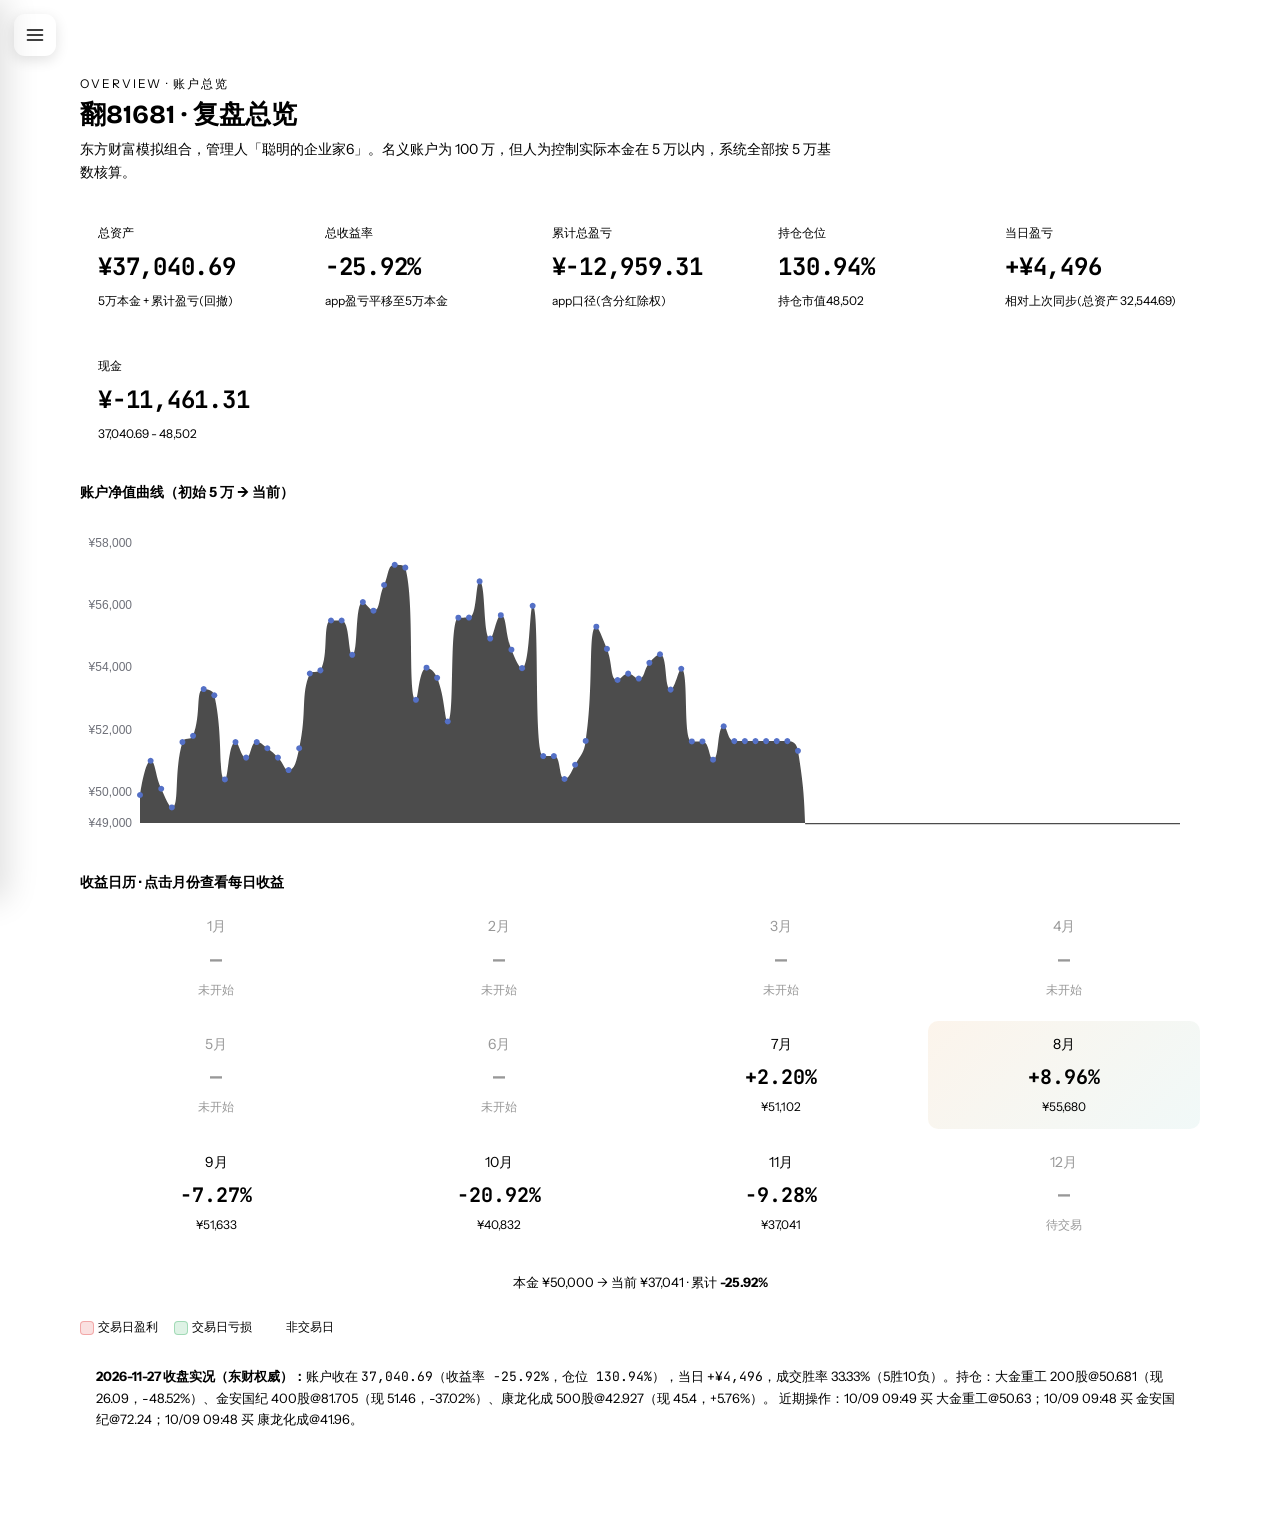
<file: index.html>
<!DOCTYPE html>
<html lang="zh-CN">
<head>
<meta charset="UTF-8">
<meta http-equiv="refresh" content="0; url=trading-console-0808.html">
<meta name="viewport" content="width=device-width, initial-scale=1.0">
<title>翻81681 · 交易修炼控制台</title>
<style>
  :root{--brand:#0C9D75;--bg:#fff;--ink:#22303C}
  body{margin:0;background:linear-gradient(180deg,#E6F6F0,#fff);min-height:100vh;display:flex;align-items:center;justify-content:center;
    font-family:'Noto Sans CJK SC','PingFang SC','Microsoft YaHei',sans-serif;color:var(--ink)}
  .card{background:#fff;border:1px solid #DCE6E8;border-radius:16px;padding:40px 52px;text-align:center;box-shadow:0 10px 30px rgba(12,157,117,.10)}
  .t{font-size:18px;font-weight:700}
  .s{color:#73828F;font-size:13.5px;margin-top:8px}
  a.btn{display:inline-block;margin-top:20px;background:var(--brand);color:#fff;text-decoration:none;padding:10px 26px;border-radius:999px;font-size:14px}
  a.btn:hover{background:#0A8260}
</style>
</head>
<body>
  <div class="card">
    <div class="t">翻81681 · 交易修炼控制台</div>
    <div class="s">正在为你打开复盘与修炼界面…</div>
    <a class="btn" href="trading-console-0808.html">进入控制台</a>
  </div>
  <script>location.replace('trading-console-0808.html');</script>
</body>
</html>
</file>
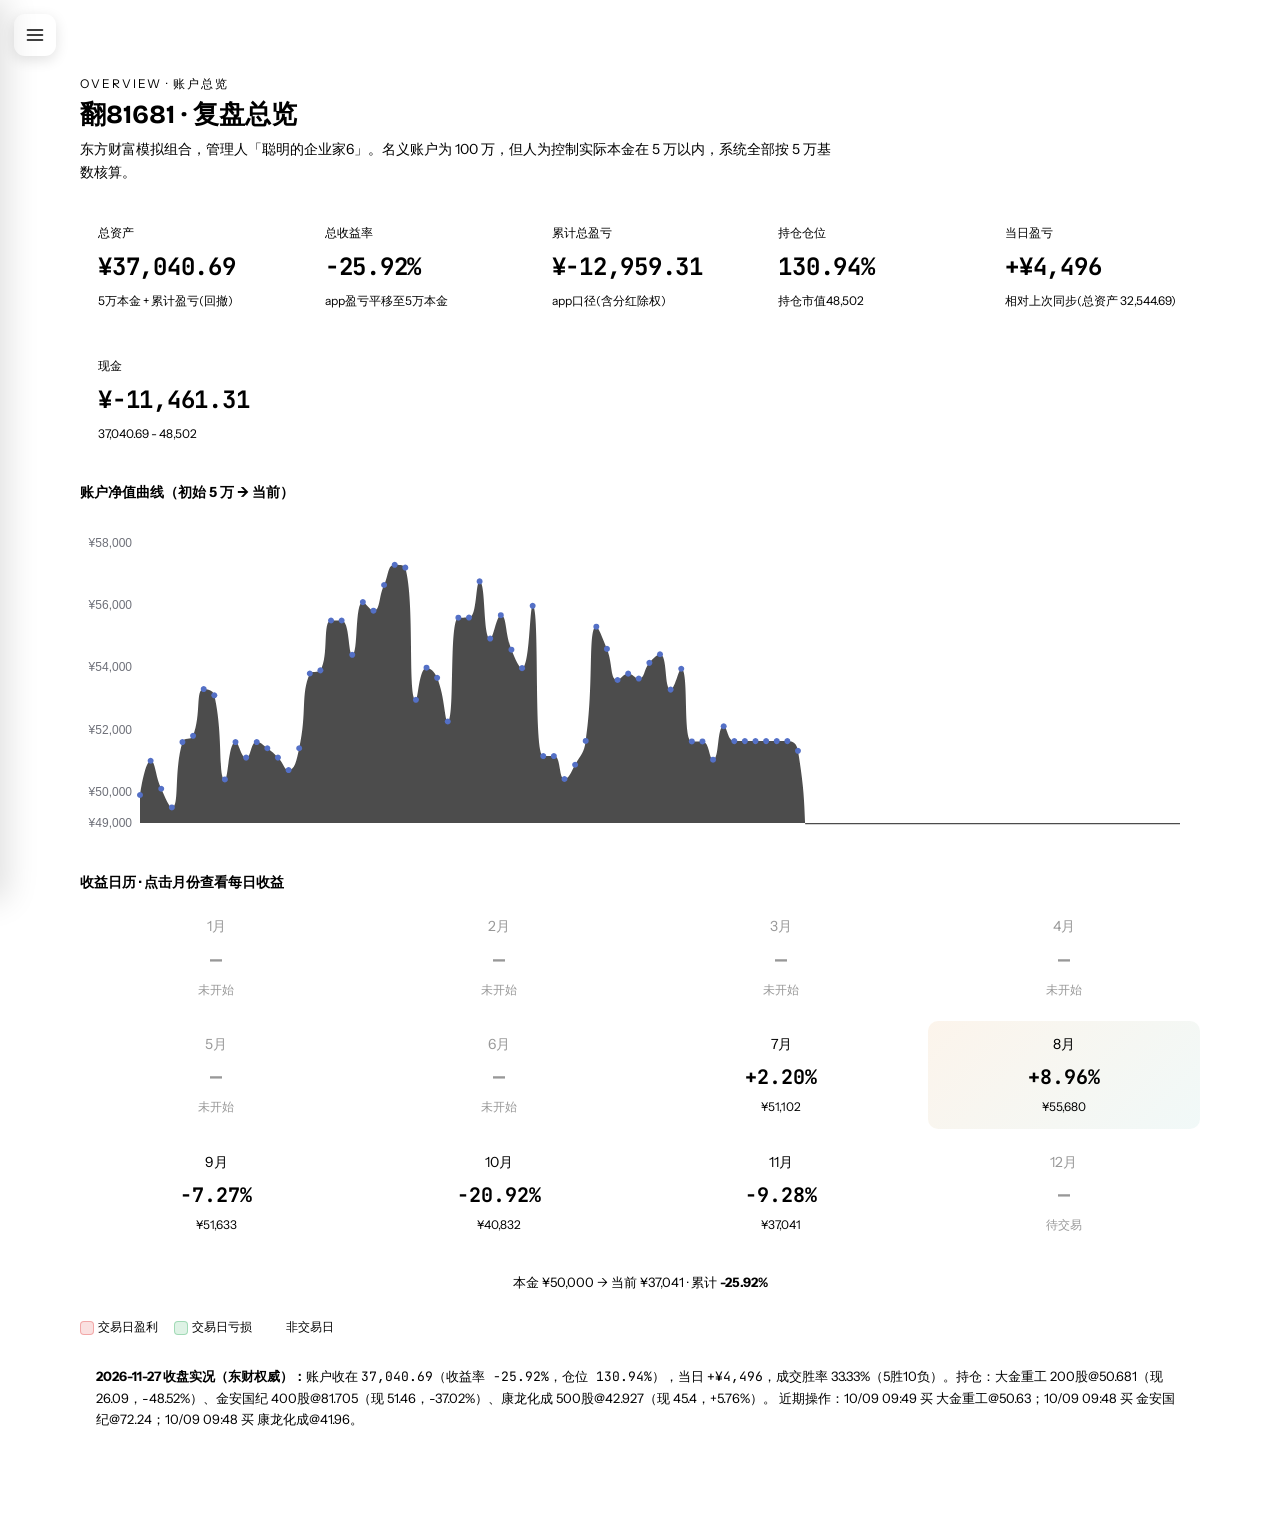
<file: trading-console-0808.html>
<!-- Generated by Trae Work -->
<!DOCTYPE html>
<html lang="zh-CN">
<head>
<meta charset="UTF-8">
<meta name="viewport" content="width=device-width, initial-scale=1.0">
<title>200万 · 复盘终端</title>
<link rel="stylesheet" href="https://tim0thy1.github.io/design-system/design-system.css">
<link rel="stylesheet" href="assets/style.css">
<script src="assets/theme.js"></script>
</head>
<body>
<!-- 汉堡按钮：打开导航抽屉 -->
<button class="nav-burger" id="nav-burger" aria-label="打开菜单" aria-expanded="false">
  <svg viewBox="0 0 24 24" width="20" height="20" fill="none" stroke="currentColor" stroke-width="2" stroke-linecap="round"><path d="M3 6h18M3 12h18M3 18h18"/></svg>
</button>
<!-- 抽屉遮罩 -->
<div class="nav-mask" id="nav-mask"></div>
<div class="app">

  <!-- ============ SIDEBAR NAV ============ -->
  <aside class="sidebar" id="sidebar">
    <button class="side-close" id="side-close" aria-label="关闭菜单">✕</button>
    <div class="brand">
      <div class="brand-mark">2</div>
      <div>
        <div class="brand-name">200万</div>
        <div class="brand-sub">模拟盘复盘终端</div>
      </div>
    </div>
    <div class="nav-note">主菜单</div>
    <nav class="nav" id="nav">
      <div class="nav-item active" data-target="overview">
        <svg class="nav-icon" viewBox="0 0 24 24" fill="none" stroke="currentColor" stroke-width="2"><rect x="3" y="3" width="7" height="9" rx="1"/><rect x="14" y="3" width="7" height="5" rx="1"/><rect x="14" y="12" width="7" height="9" rx="1"/><rect x="3" y="16" width="7" height="5" rx="1"/></svg>
        总览
      </div>
      <div class="nav-item" data-target="positions">
        <svg class="nav-icon" viewBox="0 0 24 24" fill="none" stroke="currentColor" stroke-width="2"><path d="M20 6 9 17l-5-5"/></svg>
        持仓
      </div>
      <div class="nav-item" data-target="trades">
        <svg class="nav-icon" viewBox="0 0 24 24" fill="none" stroke="currentColor" stroke-width="2"><path d="M3 12h4l3-8 4 16 3-8h4"/></svg>
        调仓记录
      </div>
      <div class="nav-item" data-target="history">
        <svg class="nav-icon" viewBox="0 0 24 24" fill="none" stroke="currentColor" stroke-width="2"><path d="M3 3v18h18"/><path d="M7 14l4-4 3 3 5-6"/></svg>
        历史盈亏
      </div>
      <div class="nav-item" data-target="forecast">
        <svg class="nav-icon" viewBox="0 0 24 24" fill="none" stroke="currentColor" stroke-width="2"><path d="M12 2v3M5.6 5.6l2.1 2.1M2 12h3M22 12h-3M18.4 5.6l-2.1 2.1"/><circle cx="12" cy="14" r="5"/><path d="M8 21h8"/></svg>
        盘前预测
      </div>
      <div class="nav-item" data-target="profile">
        <svg class="nav-icon" viewBox="0 0 24 24" fill="none" stroke="currentColor" stroke-width="2"><circle cx="12" cy="8" r="4"/><path d="M4 21c0-4 3.5-6 8-6s8 2 8 6"/></svg>
        全景评估
      </div>
      <div class="nav-item" data-target="realm">
        <svg class="nav-icon" viewBox="0 0 24 24" fill="none" stroke="currentColor" stroke-width="2"><path d="M12 2l2.4 4.9 5.4.8-3.9 3.8.9 5.4-4.8-2.5-4.8 2.5.9-5.4L4.2 7.7l5.4-.8z"/></svg>
        修炼境界
      </div>
    </nav>
    <div class="side-foot">
      组合：翻81681 · 聪明的企业家6<br>数据源：东方财富模拟组合API<br>更新：<span id="foot-updated">加载中…</span>
    </div>
  </aside>

  <!-- ============ MAIN ============ -->
  <main class="main">

    <!-- ===== MODULE 1: 总览 ===== -->
    <section class="module active" id="module-overview">
      <div class="m-head">
        <div class="m-kicker">Overview · 账户总览</div>
        <div class="m-title">翻81681 · 复盘总览</div>
        <div class="m-desc">东方财富模拟组合，管理人「聪明的企业家6」。名义账户为 100 万，但人为控制实际本金在 5 万以内，系统全部按 5 万基数核算。</div>
      </div>

      <div class="kpi-grid">
        <div class="kpi"><div class="kpi-label">总资产</div><div class="kpi-value" id="k-total">¥50,413.50</div><div class="kpi-sub" id="k-total-sub">5万本金 + 累计盈亏(回撤)</div></div>
        <div class="kpi"><div class="kpi-label">总收益率</div><div class="kpi-value up" id="k-return">+0.83%</div><div class="kpi-sub">app盈亏平移至5万本金</div></div>
        <div class="kpi"><div class="kpi-label">累计总盈亏</div><div class="kpi-value up" id="k-pnl">+¥413.50</div><div class="kpi-sub">app口径(含分红除权)</div></div>
        <div class="kpi"><div class="kpi-label">持仓仓位</div><div class="kpi-value" style="color:var(--accent)" id="k-pos">76.89%</div><div class="kpi-sub" id="k-pos-sub">沃尔核材+铭普光磁</div></div>
          <div class="kpi"><div class="kpi-label">当日盈亏</div><div class="kpi-value" style="color:var(--red)" id="k-daily">-¥737.88</div><div class="kpi-sub" id="k-daily-sub">较上次同步(9/7)</div></div>
        <div class="kpi"><div class="kpi-label">现金</div><div class="kpi-value" id="k-cash">¥11,652.50</div><div class="kpi-sub" id="k-cash-sub">非满仓 · 持仓市值38,761</div></div>
      </div>

      <figure class="chart-figure">
        <figcaption>账户净值曲线（初始 5 万 → 当前）</figcaption>
        <div id="chart-equity" class="chart-box" style="min-height:340px"></div>
      </figure>

      <figure class="chart-figure">
        <figcaption>收益日历 · 点击月份查看每日收益</figcaption>
        <div id="chart-monthly" class="cal-wrap"></div>
        <div class="cal-legend">
          <span><span class="lg-box" style="background:rgba(220,38,38,.14);border:1px solid rgba(220,38,38,.3)"></span>交易日盈利</span>
          <span><span class="lg-box" style="background:rgba(22,163,74,.14);border:1px solid rgba(22,163,74,.3)"></span>交易日亏损</span>
          <span><span class="lg-box" style="background:var(--bg2);opacity:.35"></span>非交易日</span>
        </div>
      </figure>

      <div class="callout" id="overview-callout">正在加载最新收盘实况…</div>
    </section>

    <!-- ===== MODULE 2: 持仓 ===== -->
    <section class="module" id="module-positions">
      <div class="m-head">
        <div class="m-kicker">Positions · 当前持仓</div>
        <div class="m-title">持仓明细</div>
        <div class="m-desc" id="pos-desc">持仓明细由 live-snapshot.json 实时驱动，反映最新收盘持仓。</div>
      </div>

      <div id="pos-cards"><!-- 由 live-snapshot.json 动态渲染 --></div>

      <div class="panel">
        <div class="panel-title">持仓风险矩阵</div>
        <div class="panel-sub">集中度与回撤暴露评估</div>
        <div class="table-wrap" style="max-height:300px">
          <table>
            <thead><tr><th>标的</th><th>仓位</th><th>目标仓位</th><th>偏离</th><th>浮盈</th><th>当前止损</th><th>距止损空间</th><th>风险评级</th></tr></thead>
            <tbody id="risk-body">
              <tr><td colspan="8" style="text-align:center;color:var(--muted)">由 live-snapshot.json 动态渲染</td></tr>
            </tbody>
          </table>
          <div style="margin-top:8px;font-size:11.5px;color:var(--muted)">* 单票硬性上限已移除，改由「总仓位满 9 成不超 3 天 + 现金 ≥20% + 单日加仓 ≤10%」三条纪律兜底集中度风险。</div>
        </div>
      </div>
    </section>

    <!-- ===== MODULE 3: 调仓记录 ===== -->
    <section class="module" id="module-trades">
      <div class="m-head">
        <div class="m-kicker">Trade Log · 调仓记录</div>
        <div class="m-title">全部调仓流水</div>
        <div class="m-desc">按时间倒序记录每一笔建仓、加仓、清仓。含成交价与仓位变化，可在「我的理由」中随手记录每笔操作思路（本地保存）。</div>
      </div>

      <div class="panel">
        <div id="tr-filter" style="display:flex;flex-wrap:wrap;align-items:center;gap:10px;margin-bottom:12px;font-size:12.5px">
          <button id="tr-btn-7d" class="tr-btn on">近 7 天</button>
          <button id="tr-btn-all" class="tr-btn">显示全部</button>
          <span style="color:var(--muted)">或选择起始时间</span>
          <input type="date" id="tr-from" style="background:var(--bg3);border:1px solid var(--rule);border-radius:8px;padding:6px 10px;color:var(--ink);font-family:inherit;font-size:12.5px">
          <span id="tr-count" class="mono" style="color:var(--muted);margin-left:auto"></span>
        </div>
        <div id="tr-wrap" class="table-wrap" style="max-height:560px;overflow:auto">
          <table>
            <thead><tr><th>日期时间</th><th>操作</th><th>标的</th><th>成交价</th><th>仓位变化</th><th>我的理由（可编辑）</th></tr></thead>
            <tbody id="trade-body"></tbody>
          </table>
        </div>
      </div>
    </section>

    <!-- ===== MODULE 4: 历史盈亏（合并持仓时长与胜率，持仓卡片样式+多段展开） ===== -->
    <section class="module" id="module-history">
      <div class="m-head">
        <div class="m-kicker">Closed P&L · 历史盈亏</div>
        <div class="m-title">已了结持仓盈亏</div>
        <div class="m-desc" id="history-desc">正在加载已了结持仓盈亏…</div>
      </div>

      <div class="kpi-grid">
        <div class="kpi"><div class="kpi-label">整段盈亏（已了结）</div><div class="kpi-value dn" id="k-closed-pnl">—</div><div class="kpi-sub" id="k-closed-pnl-sub">累计 9 段</div></div>
        <div class="kpi"><div class="kpi-label">实际交易日</div><div class="kpi-value" id="k-trade-days">—</div><div class="kpi-sub">剔除周末与节假日</div></div>
        <div class="kpi"><div class="kpi-label">股票级胜率</div><div class="kpi-value" style="color:var(--accent2)" id="k-stock-win">—</div><div class="kpi-sub">同股多轮合并</div></div>
        <div class="kpi"><div class="kpi-label">交易级胜率（已了结）</div><div class="kpi-value" style="color:var(--accent2)" id="k-trade-win">—</div><div class="kpi-sub" id="k-trade-win-sub">—</div></div>
      </div>

      <!-- ===== 逐笔分段盈亏拆解（表格形式，点击展开该票逐笔明细） ===== -->
      <div class="panel" style="margin-top:20px">
        <div class="panel-title">逐笔分段盈亏拆解</div>
        <div class="panel-sub">以「票」为单位汇总净盈亏；点击任一行展开该票各段（R1/R2…）的逐笔买卖明细。</div>
        <div id="review-cards" style="margin-top:8px"><!-- 由 data/review.json 动态渲染：股票/状态/净收益/盈亏% 表格，点击展开 --></div>
      </div>
    </section>

    <!-- ===== MODULE 5: 盘前预测 ===== -->
    <section class="module" id="module-forecast">
      <div class="m-head">
        <div class="m-kicker">Forecast · 盘前预测</div>
        <div class="m-title">每天开盘前写下预测与预案，收盘后对账打分</div>
        <div class="m-desc">预测在开盘前提交并锁定（不可改）；收盘拉数据时按实际表现自动评分。预测准确度与预案质量纳入全景评估——用制度消灭"盘中临时起意"。</div>
      </div>

      <!-- 今日状态条 -->
      <div id="fc-status-bar" class="callout" style="margin-bottom:18px"></div>

      <!-- 预测表单 -->
      <div class="panel" id="fc-form-panel">
        <div class="panel-title">📝 提交今日盘前预测 <span id="fc-form-date" style="font-weight:400;color:var(--muted);font-size:13px"></span></div>
        <div class="panel-sub">9:15 前填写。写完即锁定，收盘后系统自动对账评分。没有预测的交易日按 0 分计入纪律。</div>

        <div class="fc-field">
          <label>① 大盘预判（上证指数今日方向）<span class="fc-req">*</span></label>
          <div class="fc-seg" id="fc-mkt-dir">
            <button type="button" data-v="涨">上涨</button>
            <button type="button" data-v="平">横盘震荡</button>
            <button type="button" data-v="跌">下跌</button>
            <button type="button" data-v="低开高走">低开高走(V型)</button>
            <button type="button" data-v="高开低走">高开低走(冲高回落)</button>
          </div>
        </div>

        <div class="fc-field">
          <label>② 大盘判断依据 / 幅度预期</label>
          <textarea id="fc-mkt-reason" rows="2" placeholder="例：昨日缩量止跌+隔夜美股平稳，预计低开后回勾，上证收在3850上方…"></textarea>
        </div>

        <div class="fc-field">
          <label>③ 持仓预判（每只一行：代码/名称 + 预判方向 + 关键价位）<span class="fc-req">*</span></label>
          <textarea id="fc-hold-view" rows="3" placeholder="例：
亨通光电：回踩57支撑不破则收红，破57减1/3
申菱环境：反弹到92.5不过就减半
星源材质：跌破14.20止损离场"></textarea>
        </div>

        <div class="fc-field">
          <label>④ 应对预案（触发条件 → 动作，必须可执行）<span class="fc-req">*</span></label>
          <textarea id="fc-plan" rows="3" placeholder="例：
若大盘二次探底不破3851且龙头翻红→接回减掉的仓位
若申菱反抽92.5放量不过→执行减半
单日最多操作2笔，不做计划外交易"></textarea>
        </div>

        <div class="fc-field">
          <label>⑤ 情绪自评（昨晚到现在）</label>
          <div class="fc-seg" id="fc-mood">
            <button type="button" data-v="冷静">冷静</button>
            <button type="button" data-v="正常">正常</button>
            <button type="button" data-v="焦躁">焦躁/想翻本</button>
            <button type="button" data-v="亢奋">亢奋/怕踏空</button>
          </div>
        </div>

        <div style="display:flex;gap:10px;margin-top:14px">
          <button id="fc-submit" class="primary" style="flex:1;padding:12px;border:none;border-radius:10px;background:linear-gradient(135deg,var(--accent),var(--accent2));color:#fff;font-weight:700;font-size:14px;cursor:pointer">🔒 锁定并提交预测</button>
        </div>
        <div id="fc-token-tip" class="token-status" style="margin-top:8px"></div>
      </div>

      <!-- 已锁定提示 -->
      <div class="panel" id="fc-locked-panel" style="display:none;border-color:rgba(217,119,6,.45)">
        <div class="panel-title">🔒 今日预测已锁定</div>
        <div class="panel-sub">开盘前提交的内容不可修改——这就是"先写后验"的意义。收盘后自动对账。</div>
        <div id="fc-today-review" style="margin-top:10px"></div>
      </div>

      <!-- 盘中思路 -->
      <div class="panel" id="fc-intraday-panel" style="margin-top:20px">
        <div class="panel-title">🕐 盘中思路 <span id="fc-intraday-date" style="font-weight:400;color:var(--muted);font-size:13px"></span></div>
        <div class="panel-sub">盘中随手记：看到什么异动、情绪变化、临时操作及其理由。可随时修改保存，收盘后用于和盘前预测对账。</div>
        <textarea id="fc-intraday" rows="5" style="width:100%;box-sizing:border-box;background:var(--bg3);color:var(--ink);border:1px solid var(--rule);border-radius:10px;padding:12px;font-size:13.5px;line-height:1.7" placeholder="例：金安国纪水下-6%都能拉起来，强势就是不一样；沃尔、铭普就没那么厉害了，特别是铭普拉红都做不到，盘前预测错了…"></textarea>
        <div style="display:flex;gap:10px;margin-top:10px">
          <button id="fc-intraday-save" class="primary" style="flex:1;padding:11px;border:none;border-radius:10px;background:linear-gradient(135deg,var(--accent),var(--accent2));color:#fff;font-weight:700;font-size:14px;cursor:pointer">💾 保存盘中思路</button>
        </div>
        <div id="fc-intraday-tip" class="token-status" style="margin-top:8px"></div>
      </div>

      <!-- 盘后反思 -->
      <div class="panel" id="fc-reflect-panel" style="margin-top:20px">
        <div class="panel-title">🌙 盘后反思 <span id="fc-reflect-date" style="font-weight:400;color:var(--muted);font-size:13px"></span></div>
        <div class="panel-sub">收盘后整理：今天操作对不对、盘前预案有无执行到位、心态有没有动摇。可随时修改保存，是"修炼复盘"的核心输入。</div>
        <textarea id="fc-reflect" rows="5" style="width:100%;box-sizing:border-box;background:var(--bg3);color:var(--ink);border:1px solid var(--rule);border-radius:10px;padding:12px;font-size:13.5px;line-height:1.7" placeholder="例：太容易被一天涨跌引得心动了，CRO/CXO动了心痒痒。虽然操作没变，但策略在动摇，不知道是好事的动态变化还是坏事的摇摆…"></textarea>
        <div style="display:flex;gap:10px;margin-top:10px">
          <button id="fc-reflect-save" class="primary" style="flex:1;padding:11px;border:none;border-radius:10px;background:linear-gradient(135deg,#10b981,#059669);color:#fff;font-weight:700;font-size:14px;cursor:pointer">💾 保存盘后反思</button>
        </div>
        <div id="fc-reflect-tip" class="token-status" style="margin-top:8px"></div>
      </div>

      <!-- 评分规则说明 -->
      <div class="panel" style="margin-top:20px">
        <div class="panel-title">📊 评分规则（收盘后自动计算）</div>
        <div class="panel-sub">满分100 = 方向25 + 个股25 + 预案25 + 纪律25。按「上班族 + 开盘半小时盯盘 + 中线持有」的真实能力设计，不逼精确点位。</div>
        <div style="display:grid;grid-template-columns:repeat(auto-fit,minmax(210px,1fr));gap:10px;margin-top:12px;font-size:12.5px;line-height:1.7">
          <div style="background:var(--bg3);border:1px solid var(--rule);border-radius:10px;padding:12px"><b style="color:var(--accent)">方向 25分</b><br>只判「方向级」，不要求点位：涨/跌/平、或低开高走/高开低走。完全命中25 / 相邻方向10（如判跌实为震荡）/ 反向0。开盘半小时内可判即可</div>
          <div style="background:var(--bg3);border:1px solid var(--rule);border-radius:10px;padding:12px"><b style="color:var(--accent)">个股 25分（中线口径）</b><br>不追精确点位。看「中线持有逻辑」：是否守住持有逻辑（趋势/主线/基本面未破）= 满分；趋势走坏仍不处理 = 扣分。方向对 15 + 中线持有合理性 10</div>
          <div style="background:var(--bg3);border:1px solid var(--rule);border-radius:10px;padding:12px"><b style="color:var(--accent)">预案 25分（轻量触发句）</b><br>开盘 30 分钟能执行的一句话即可：有明确触发条件+动作=25；写了但当日没触发=20；模糊无触发=8；没写=0。不要求盯全天</div>
          <div style="background:var(--bg3);border:1px solid var(--rule);border-radius:10px;padding:12px"><b style="color:var(--accent2)">纪律 25分</b><br>当日实际操作是否都在预案内、是否守住中线不加乱仓：全部在内25；1笔计划外交易扣8；情绪标"焦躁/亢奋"仍交易再扣7</div>
        </div>
      </div>

      <!-- 历史记录 -->
      <div class="panel" style="margin-top:20px">
        <div class="panel-title">🗂️ 预测 vs 实际 · 历史档案</div>
        <div class="panel-sub">每条记录：盘前预测（锁定）→ 收盘对账（自动填充）→ 得分。持续积累形成"预测能力曲线"。</div>
        <div class="kpi-grid" style="margin-top:12px">
          <div class="kpi"><div class="kpi-label">已记录天数</div><div class="kpi-value" id="fc-kpi-days">0</div><div class="kpi-sub">个交易日</div></div>
          <div class="kpi"><div class="kpi-label">平均得分</div><div class="kpi-value" id="fc-kpi-avg">—</div><div class="kpi-sub">满分100</div></div>
          <div class="kpi"><div class="kpi-label">大盘方向命中率</div><div class="kpi-value" id="fc-kpi-hit">—</div><div class="kpi-sub">含相邻方向</div></div>
          <div class="kpi"><div class="kpi-label">连续打卡</div><div class="kpi-value" id="fc-kpi-streak">0</div><div class="kpi-sub">最近连续记录天</div></div>
        </div>
        <div id="fc-history-wrap">
        <div class="table-wrap" style="max-height:420px;margin-top:12px">
          <table style="width:100%;font-size:12.5px;border-collapse:collapse" id="fc-history-table">
            <thead><tr>
              <th style="text-align:left;padding:8px;color:var(--muted);border-bottom:1px solid var(--rule);white-space:nowrap">日期</th>
              <th style="text-align:left;padding:8px;color:var(--muted);border-bottom:1px solid var(--rule)">盘前预测</th>
              <th style="text-align:left;padding:8px;color:var(--muted);border-bottom:1px solid var(--rule)">盘中思路</th>
              <th style="text-align:left;padding:8px;color:var(--muted);border-bottom:1px solid var(--rule)">盘后反思</th>
              <th style="text-align:center;padding:8px;color:var(--muted);border-bottom:1px solid var(--rule)">得分</th>
              <th style="text-align:left;padding:8px;color:var(--muted);border-bottom:1px solid var(--rule)">对账点评</th>
            </tr></thead>
            <tbody id="fc-history-body"><tr><td colspan="6" style="padding:20px;text-align:center;color:var(--muted)">暂无记录——明早 9:15 前写下第一条盘前预测吧</td></tr></tbody>
          </table>
        </div>
        </div>
      </div>
    </section>

    <!-- ===== MODULE 6: 全景评估 ===== -->
    <section class="module" id="module-profile">
      <div class="m-head">
        <div class="m-kicker">Profile · 画像评估</div>
        <div class="m-title">交易者全面评测</div>
        <div class="m-desc">综合全部操作，形成交易者画像、综合评分与改进建议。评分会随每次复盘动态更新。</div>
      </div>

      <div class="score-band">
        <div class="ring-wrap">
          <svg viewBox="0 0 120 120" width="132" height="132">
            <circle cx="60" cy="60" r="50" fill="none" stroke="var(--rule)" stroke-width="11"/>
            <circle cx="60" cy="60" r="50" fill="none" stroke="var(--accent2)" stroke-width="11"
                    stroke-linecap="round" id="pano-ring"
                    stroke-dasharray="314" stroke-dashoffset="157"
                    transform="rotate(-90 60 60)"/>
            <text x="60" y="66" text-anchor="middle" font-family="JetBrainsMono" font-size="26" font-weight="700" fill="var(--accent2)" id="pano-score">—</text>
          </svg>
          <div class="ring-grade">综合评分 / 100</div>
        </div>
        <div class="score-side">
          <div class="grade" id="pano-grade">从 ledger/snapshot 加载</div>
          <p id="pano-verdict">加载中...</p>
        </div>
      </div>

      <!-- ===== 盘前预测纪律（动态读取 data/forecast.json） ===== -->
      <div class="panel" style="margin-top:20px;border-color:rgba(217,119,6,.4)">
        <div class="m-kicker" style="margin-bottom:6px">🎯 盘前预测纪律 · Forecast Discipline</div>
        <div class="panel-title">预测-对账制度执行情况</div>
        <div class="panel-sub">数据来自「盘前预测」模块的每日记录，收盘对账后自动更新。这是全景评估中唯一衡量"事前思考质量"的维度。</div>
        <div class="kpi-grid" style="margin-top:12px">
          <div class="kpi"><div class="kpi-label">预测打卡</div><div class="kpi-value" id="pano-fc-days">—</div><div class="kpi-sub">累计交易日</div></div>
          <div class="kpi"><div class="kpi-label">预测均分</div><div class="kpi-value" id="pano-fc-avg">—</div><div class="kpi-sub">满分100</div></div>
          <div class="kpi"><div class="kpi-label">大盘命中率</div><div class="kpi-value" id="pano-fc-hit">—</div><div class="kpi-sub">含相邻方向</div></div>
          <div class="kpi"><div class="kpi-label">纪律分均值</div><div class="kpi-value" id="pano-fc-disc">—</div><div class="kpi-sub">满分15</div></div>
        </div>
        <div id="pano-fc-verdict" style="margin-top:12px;font-size:13px;line-height:1.8"></div>
      </div>

            <!-- ===== 当日复盘 · 复盘日历（eval.json 带 date 的 section：点日期显示该日复盘全文） ===== -->
      <div class="panel" style="margin-top:20px">
        <div class="m-kicker" style="margin-bottom:6px">📅 当日复盘 · 复盘日历</div>
        <div class="panel-title">点日期，查看当日复盘</div>
        <div class="panel-sub">每日收盘的复盘汇聚成日历，点击日历上带标记的日期即可展开当天全文。</div>
        <div id="review-calendar" style="margin-top:12px"><!-- 由 data/eval.json 动态渲染：日期卡片 --></div>
        <div id="review-detail"><!-- 选中日期的复盘全文 --></div>
      </div>

            <!-- ===== 阶段性评估（整合：画像 / 三率 / 阶段定位 / 总结 / 雷达，实时取自 ledger + forecast） ===== -->
      <div id="stage-assessment" style="margin-top:20px"><!-- 由 data/ledger.json + forecast.json 动态渲染 --></div>

<div class="footer-note">
        本系统为「翻81681」组合复盘工具，数据来自东方财富模拟组合API（组合ID: 261944300000051189），仅供学习记录，不构成投资建议。评分基于已执行操作的行为分析，动态更新。投资有风险，决策需谨慎。
      </div>
    </section>

    <!-- ===== MODULE 7: 修炼境界 ===== -->
    <section class="module" id="module-realm">
      <div class="m-head">
        <div class="m-kicker">Realm · 修炼境界</div>
        <div class="m-title">🛡️ 交易者修仙境界</div>
        <div class="m-desc">把账户资金体量与交易能力映射为「修仙境界」，记录我们在复利之路上的修炼历程。境界不是终点，是本阶段的状态与下一关的考题。判断标准综合「资金体量 + 操作成熟度」双维度。</div>
      </div>

            <!-- 当前境界定位（realm.json → #realm-current） -->
      <div id="realm-current"><!-- 由 data/realm.json 动态渲染 --></div>

      <!-- 境界各块（数据文件化：realm.json → 点击展开） -->
      <div id="realm-sections"><!-- 由 data/realm.json 动态渲染：总览 / 炼气期 / 筑基期 / 导师评估 --></div>

      <div class="footer-note">
        修炼境界为「资金体量 × 操作成熟度」的成长映射，用于记录与自省，非评级标签。当前定位为炼气中期（本金 5 万）。境界会随复利与能力提升逐级跃迁，本系统持续追踪。
      </div>
    </section>

  </main>
</div>

<!-- 东财实时数据已由下方脚本直接刷新总览 KPI，无需悬浮抽屉 -->

<!-- REQUIRED: ECharts -->
<script src="./assets/echarts.min.js"></script>
<script src="assets/charts.js?v=20260903"></script>
<script src="assets/data-loader.js?v=20260903"></script>
<script src="assets/editor.js"></script>
<script src="assets/snapshot.js"></script>

<script src="assets/trades.js"></script>

<script src="assets/nav.js"></script>
<script src="assets/forecast.js"></script>
</body>
</html>
</file>
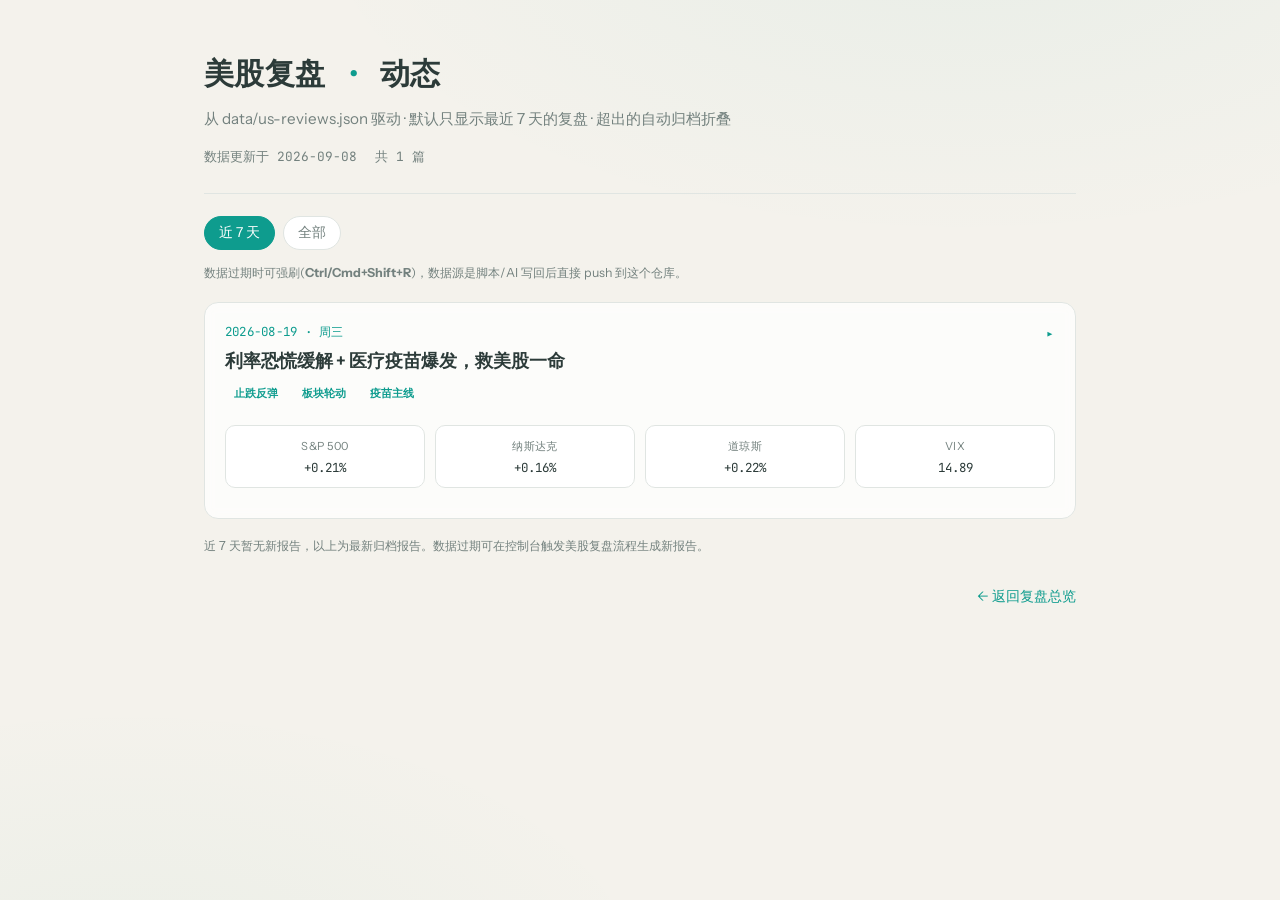
<file: us-market-reviews.html>
<!-- Generated by Trae Work — 美股复盘(动态) 只显示近期7天 -->
<!DOCTYPE html>
<html lang="zh-CN">
<head>
<meta charset="utf-8">
<meta name="viewport" content="width=device-width,initial-scale=1.0">
<title>美股复盘 · 动态</title>
<style>
@font-face { font-family:'InstrumentSans'; src:url('./_shared/fonts/InstrumentSans-Regular.ttf') format('truetype'); font-weight:400; }
@font-face { font-family:'InstrumentSans'; src:url('./_shared/fonts/InstrumentSans-Bold.ttf') format('truetype'); font-weight:700; }
@font-face { font-family:'JetBrainsMono'; src:url('./_shared/fonts/JetBrainsMono-Regular.ttf') format('truetype'); font-weight:400; }
:root{
  --bg:#f4f2ec; --bg2:#ffffff; --bg3:#edebe3; --ink:#2c3b39; --muted:#73817e;
  --rule:#e0e5e2; --accent:#0e9c8e; --accent2:#159a6f; --green:#128a55; --red:#d1584f; --warn:#bf8b12; --max-w:920px;
}
*{margin:0;padding:0;box-sizing:border-box}
body{
  font-family:'InstrumentSans',sans-serif; color:var(--ink); font-size:16px; line-height:1.7; background:var(--bg);
  background:radial-gradient(1100px 550px at 75% -10%,rgba(14,156,142,.05),transparent 60%),radial-gradient(900px 480px at 10% 110%,rgba(21,154,111,.04),transparent 60%),var(--bg);
  background-attachment:fixed;
}
::-webkit-scrollbar{width:6px}::-webkit-scrollbar-track{background:var(--bg)}::-webkit-scrollbar-thumb{background:var(--rule);border-radius:3px}
.container{max-width:var(--max-w);margin:0 auto;padding:0 24px;padding-bottom:60px}
header{padding:48px 0 26px;border-bottom:1px solid var(--rule);margin-bottom:22px}
header h1{font-family:'JetBrainsMono',monospace;font-size:1.9rem;font-weight:700;color:var(--ink);letter-spacing:.01em}
header h1 .dot{color:var(--accent)}
.subtitle{color:var(--muted);margin-top:6px;font-size:.95rem}
.meta{display:flex;gap:18px;margin-top:14px;flex-wrap:wrap;align-items:center}
.meta .stamp{font-size:.8rem;color:var(--muted);font-family:'JetBrainsMono',monospace}
/* window toggle */
.window{display:flex;gap:8px;margin:18px 0;flex-wrap:wrap}
.win-btn{border:1px solid var(--rule);background:var(--bg2);color:var(--muted);padding:7px 14px;border-radius:20px;font-size:.85rem;cursor:pointer;transition:.15s;font-family:'InstrumentSans',sans-serif}
.win-btn.active{background:var(--accent);border-color:var(--accent);color:#fff}
.arch-note{width:100%;font-size:.78rem;color:var(--muted);margin-top:4px}
/* report card */
.card{background:rgba(255,255,255,.75);border:1px solid var(--rule);border-radius:14px;padding:18px 20px;margin-bottom:16px;backdrop-filter:blur(6px)}
.card-head{display:flex;justify-content:space-between;align-items:flex-start;gap:12px;cursor:pointer}
.chev{color:var(--accent);transition:transform .2s;font-family:'JetBrainsMono',monospace}
.card.open .chev{transform:rotate(90deg)}
.card-date{font-family:'JetBrainsMono',monospace;font-size:.78rem;color:var(--accent);letter-spacing:.02em}
.card-title{font-weight:700;font-size:1.1rem;margin:4px 0 6px}
.card-tags{display:flex;gap:6px;flex-wrap:wrap;margin:4px 0 10px}
.tag{font-size:.7rem;padding:2px 9px;border-radius:11px;background:var(--accent)+'1a';color:var(--accent);font-weight:600}
.kpi-row{display:grid;grid-template-columns:repeat(auto-fit,minmax(120px,1fr));gap:10px;margin:10px 0 12px}
.kpi{background:var(--bg2);border:1px solid var(--rule);border-radius:10px;padding:9px 12px;text-align:center}
.kpi .v{font-family:'JetBrainsMono',monospace;font-size:1.05rem;font-weight:700}
.kpi .v.up{color:var(--green)}.kpi .v.down{color:var(--red)}
.kpi .l{font-size:.7rem;color:var(--muted);margin-top:2px;text-transform:uppercase;letter-spacing:.04em}
.kpi .c{font-family:'JetBrainsMono',monospace;font-size:.78rem;margin-top:1px}
.body{display:none;border-top:1px dashed var(--rule);margin-top:14px;padding-top:14px}
.card.open .body{display:block}
.field{margin-bottom:11px;font-size:.92rem}
.field .fl{display:inline-block;font-size:.72rem;font-weight:700;color:var(--accent);text-transform:uppercase;letter-spacing:.05em;margin-bottom:3px}
.state{background:var(--bg3);border-left:3px solid var(--accent);padding:9px 12px;border-radius:0 8px 8px 0;margin-bottom:11px;font-size:.9rem}
.bb{border-left:3px solid var(--green);padding-left:11px;margin-bottom:9px;font-size:.9rem}
.br{border-left:3px solid var(--red);padding-left:11px;margin-bottom:9px;font-size:.9rem}
.bv{border-left:3px solid var(--accent);padding-left:11px;font-size:.9rem}
.open-btn{display:inline-block;margin-top:4px;background:var(--accent);color:#fff;border:none;padding:7px 14px;border-radius:9px;font-size:.82rem;cursor:pointer;font-family:'InstrumentSans',sans-serif}
.open-btn:hover{opacity:.9}
.empty{text-align:center;color:var(--muted);padding:50px 0;font-size:.95rem}
/* footer back */
.back{margin-top:26px;text-align:right}
.back a{color:var(--accent);text-decoration:none;font-size:.85rem}
@media(max-width:600px){header h1{font-size:1.5rem}.container{padding:0 16px}.kpi-row{grid-template-columns:repeat(2,1fr)}}
</style>
</head>
<body>
<div class="container">
<header>
  <h1>美股复盘 <span class="dot">·</span> 动态</h1>
  <div class="subtitle">从 <span id="src-info">data/us-reviews.json</span> 驱动 · 默认只显示最近 7 天的复盘 · 超出的自动归档折叠</div>
  <div class="meta"><span class="stamp" id="upd">loading…</span><span class="stamp" id="count"></span></div>
</header>

<div class="window">
  <button class="win-btn active" data-w="7">近 7 天</button>
  <button class="win-btn" data-w="all">全部</button>
  <div class="arch-note">数据过期时可强刷(<b>Ctrl/Cmd+Shift+R</b>)，数据源是脚本/AI 写回后直接 push 到这个仓库。</div>
</div>

<div id="list"></div>
<footer class="back"><a href="../trading-console-0808.html">← 返回复盘总览</a></footer>
</div>

<script>
(function(){
  var listEl = document.getElementById('list');
  var updEl = document.getElementById('upd');
  var cntEl = document.getElementById('count');
  var win = '7';
  var reports = [];

  function fmtChg(v){
    if(v==null) return '';
    v = String(v);
    var num = parseFloat(v);
    var cls = (isNaN(num)||num==0)?'': (num>0?'up':'down');
    return {txt:v, cls:cls};
  }
  function esc(s){ return String(s==null?'':s).replace(/[&<>"]/g,function(m){return {'&':'&amp;','<':'&lt;','>':'&gt;','"':'&quot;'}[m];}); }

  function kpiHTML(r){
    var arr = r.indices || r.kpis2 || [];
    var kp = r.kpis;
    if(kp){ // fallback: {spx,ndx,dji,vix}
      arr = [
        {name:'S&P 500', chg:kp.spx},{name:'纳斯达克', chg:kp.ndx},{name:'道琼斯', chg:kp.dji},{name:'VIX', chg:kp.vix}
      ];
    }
    return '<div class="kpi-row">'+ arr.map(function(k){
      var v = fmtChg(k.chg||'');
      return '<div class="kpi"><div class="v '+v.cls+'">'+esc(k.val||'')+'</div>'+
        '<div class="l">'+esc(k.name)+'</div><div class="c">'+ (k.num!=null ? '<span>'+(k.num>0?'▲':'▼')+' </span>':'') +esc(v.txt)+'</div></div>';
    }).join('') +'</div>';
  }

  function cardHTML(r){
    var body = [
      r.summary? '<p class="field">'+esc(r.summary)+'</p>':'',
      r.state? '<div class="state">🟤 当期状态：'+esc(r.state)+'</div>':'',
      r.trigger? '<p class="field"><span class="fl">触发器</span><br>'+esc(r.trigger)+'</p>':'',
      r.mainline? '<p class="field"><span class="fl">主线与资金</span><br>'+esc(r.mainline)+'</p>':'',
      r.bull? '<p class="bb"><strong>🐂 多头：</strong>'+esc(r.bull)+'</p>':'',
      r.bear? '<p class="br"><strong>🐻 空头：</strong>'+esc(r.bear)+'</p>':'',
      r.verdict? '<p class="bv"><strong>⚖️ 综合：</strong>'+esc(r.verdict)+'</p>':'',
      r.outlook? '<p class="field"><span class="fl">前瞻</span><br>'+esc(r.outlook)+'</p>':''
    ].join('');
    var footer = r.file? '<a class="open-btn" href="'+esc(r.file)+'">打开完整深度报告 →</a>' : '';
    return '<div class="card">'+
      '<div class="card-head"><div>'+
        '<div class="card-date">'+esc(r.date)+' · '+esc(r.weekday||'')+'</div>'+
        '<div class="card-title">'+esc(r.title||r.date)+'</div>'+
        '<div class="card-tags">'+ (r.tags||[]).map(function(t){return '<span class="tag">'+esc(t)+'</span>';}).join('') +'</div>'+
      '</div><div class="chev">▸</div></div>'+
      kpiHTML(r)+
      '<div class="body">'+body+ footer +'</div>'+
    '</div>';
  }

  function isIn7days(dateStr){
    if(!dateStr) return true;
    var d = new Date(dateStr+'T00:00:00');
    if(isNaN(d)) return true;
    var now = new Date();
    now.setHours(0,0,0,0);
    return (now - d) <= 6*86400000;
  }

  function render(){
    var sorted = reports.slice().sort(function(a,b){return (b.date||'').localeCompare(a.date||'');});
    var shown = (win==='7') ? sorted.filter(function(r){return isIn7days(r.date);}) : sorted;
    var has7 = shown.length>0;
    var final = shown;
    if(!has7){ // 近7天内无新报告：展示最近的1篇，并标注已归档
      final = sorted.slice(0,1);
      listEl.innerHTML = final.map(cardHTML).join('') +
        '<div class="arch-note">近 7 天暂无新报告，以上为最新归档报告。数据过期可在控制台触发美股复盘流程生成新报告。</div>';
      bind(final);
      return;
    }
    var hidden = sorted.length - shown.length;
    listEl.innerHTML = final.map(cardHTML).join('') +
      (hidden>0? '<div class="arch-note">已折叠 '+hidden+' 篇更早报告（仅显示近 7 天）。点「全部」可查看。</div>':'');
    bind(final);
  }

  function bind(rows){
    document.querySelectorAll('.card').forEach(function(c,i){
      var head = c.querySelector('.card-head');
      head.addEventListener('click', function(){ c.classList.toggle('open'); });
    });
  }

  document.querySelectorAll('.win-btn').forEach(function(b){
    b.addEventListener('click', function(){
      document.querySelectorAll('.win-btn').forEach(function(x){x.classList.remove('active');});
      b.classList.add('active'); win = b.getAttribute('data-w'); render();
    });
  });

  fetch('data/us-reviews.json', {cache:'no-store'})
    .then(function(r){ if(!r.ok) throw new Error('HTTP '+r.status); return r.json(); })
    .then(function(j){
      reports = (j&&j.reports)||[];
      updEl.textContent = '数据更新于 '+(j.updated_at||'—');
      cntEl.textContent = '共 '+reports.length+' 篇';
      render();
    })
    .catch(function(e){
      listEl.innerHTML = '<div class="empty">美股复盘数据加载失败。<br>请确认 <b>data/us-reviews.json</b> 存在且为合法 JSON。<br><span style="font-size:.8rem">'+esc(e&&e.message)+'</span></div>';
    });
})();
</script>
</body>
</html>
</file>
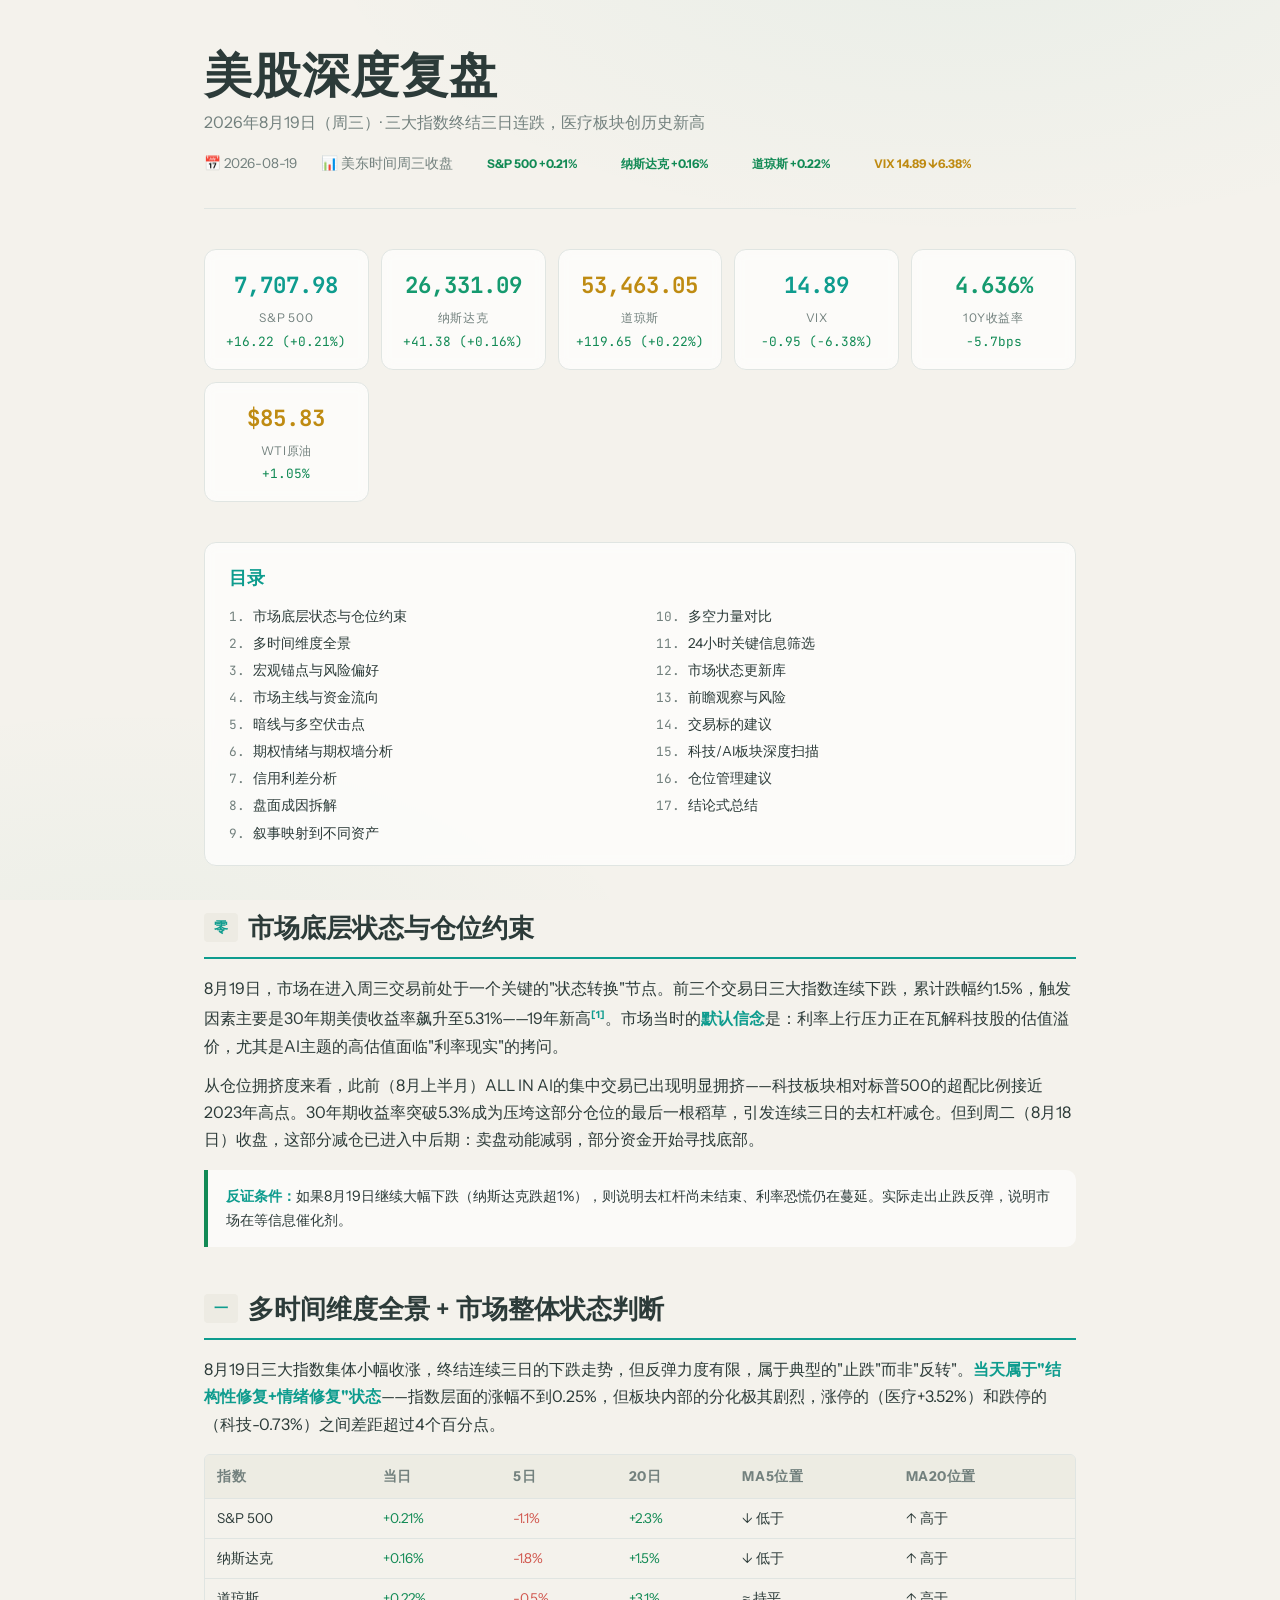
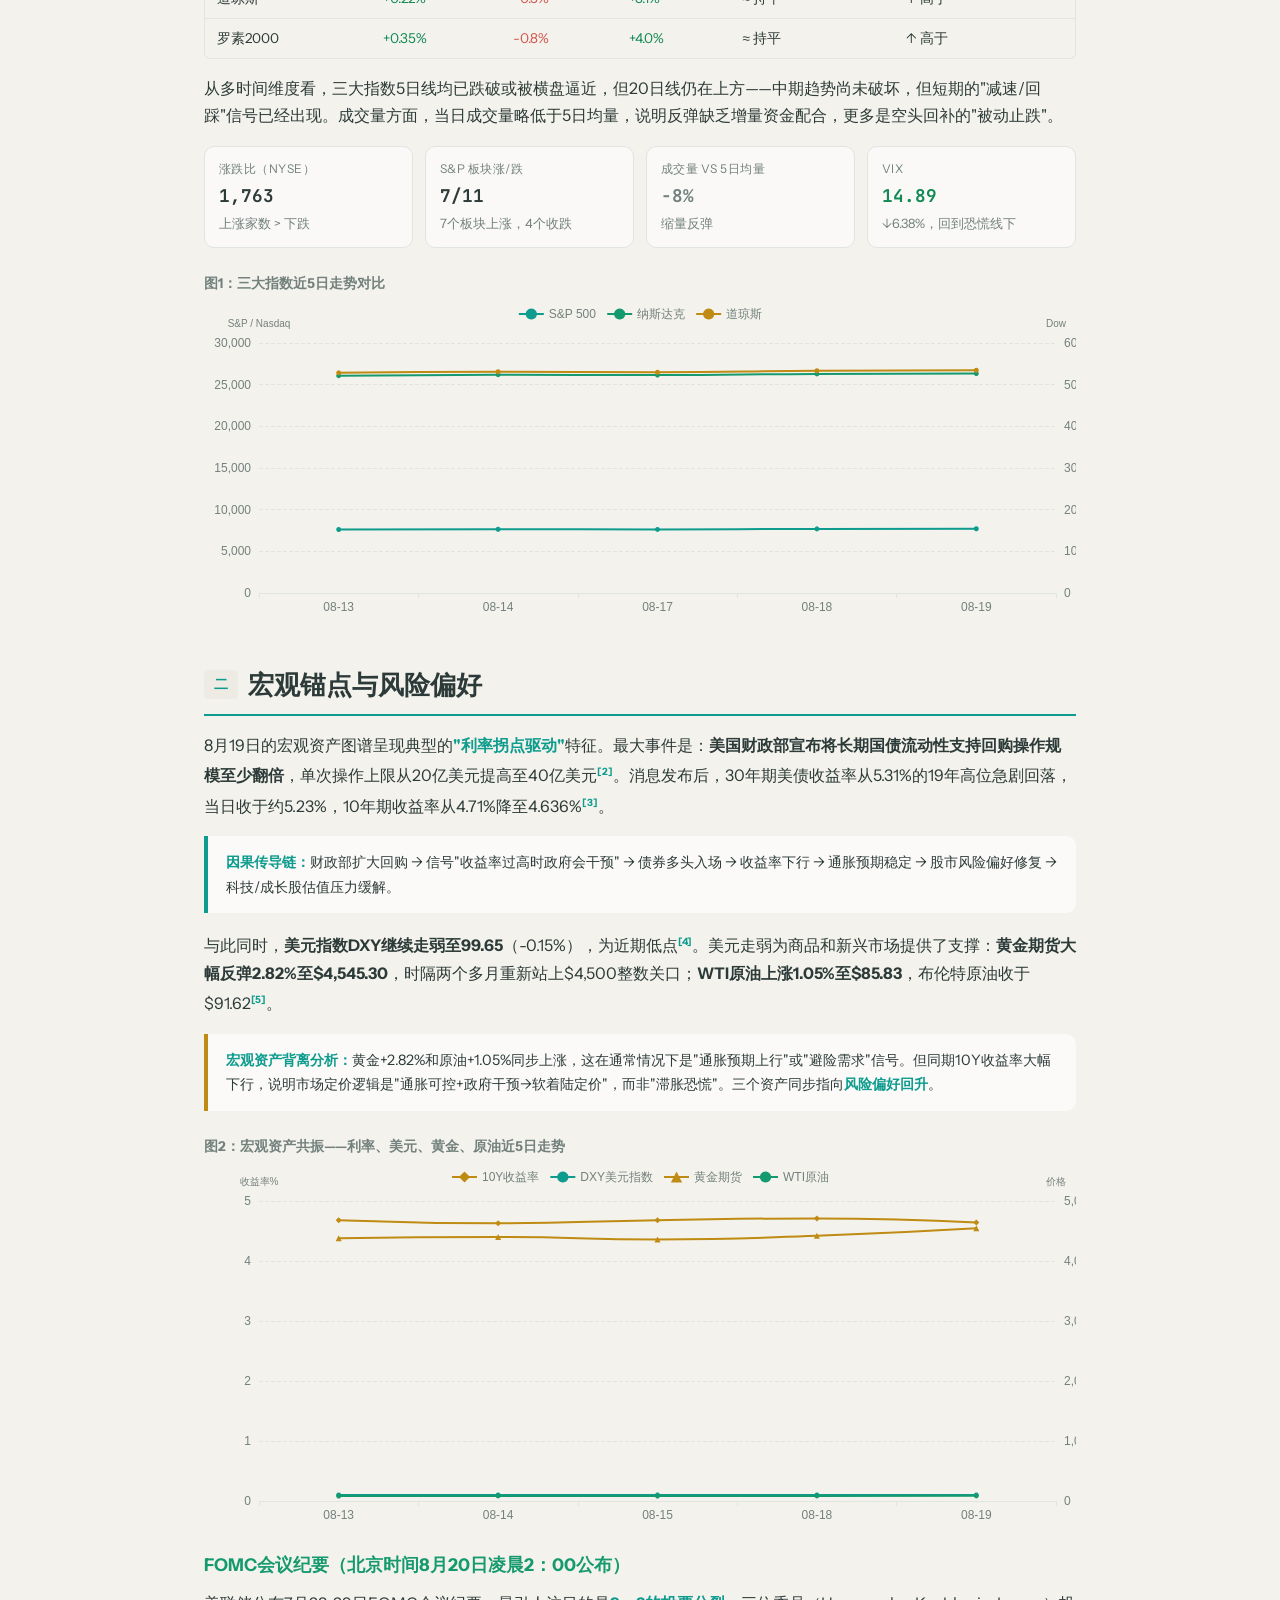
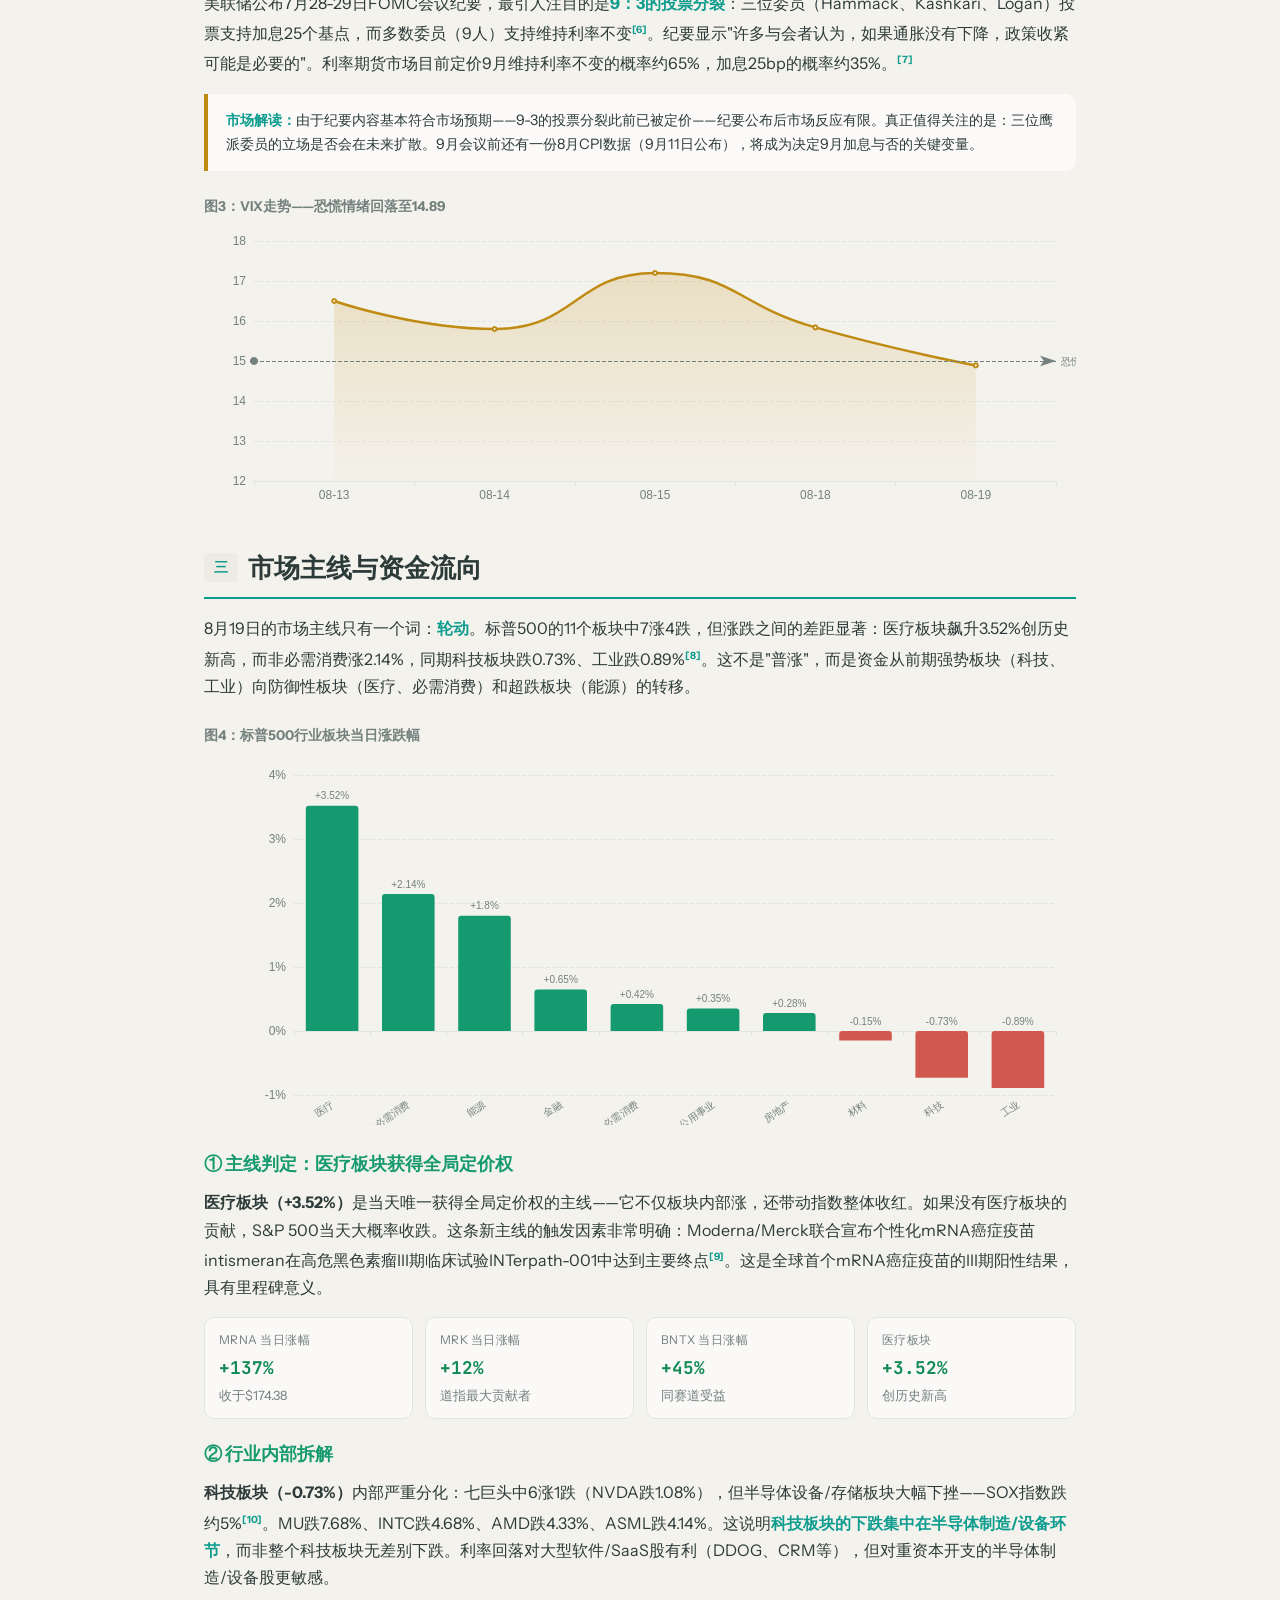
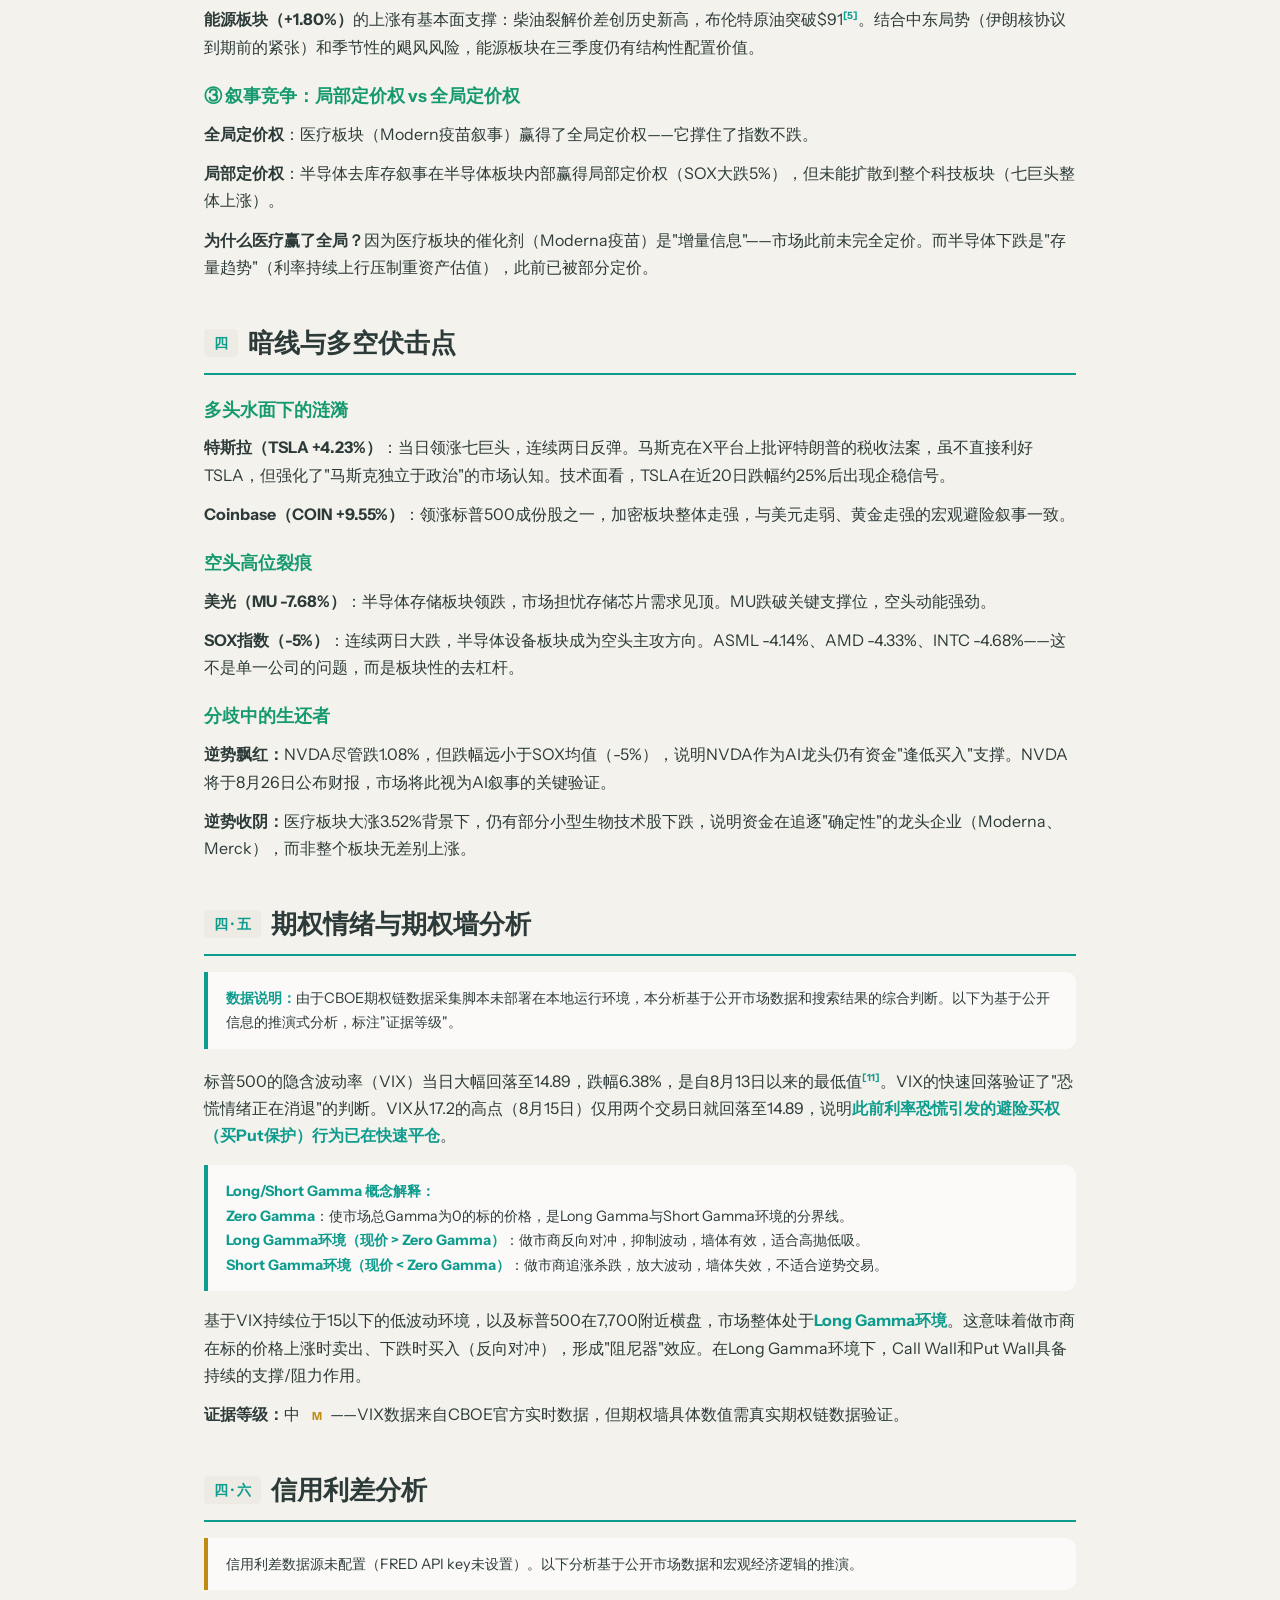
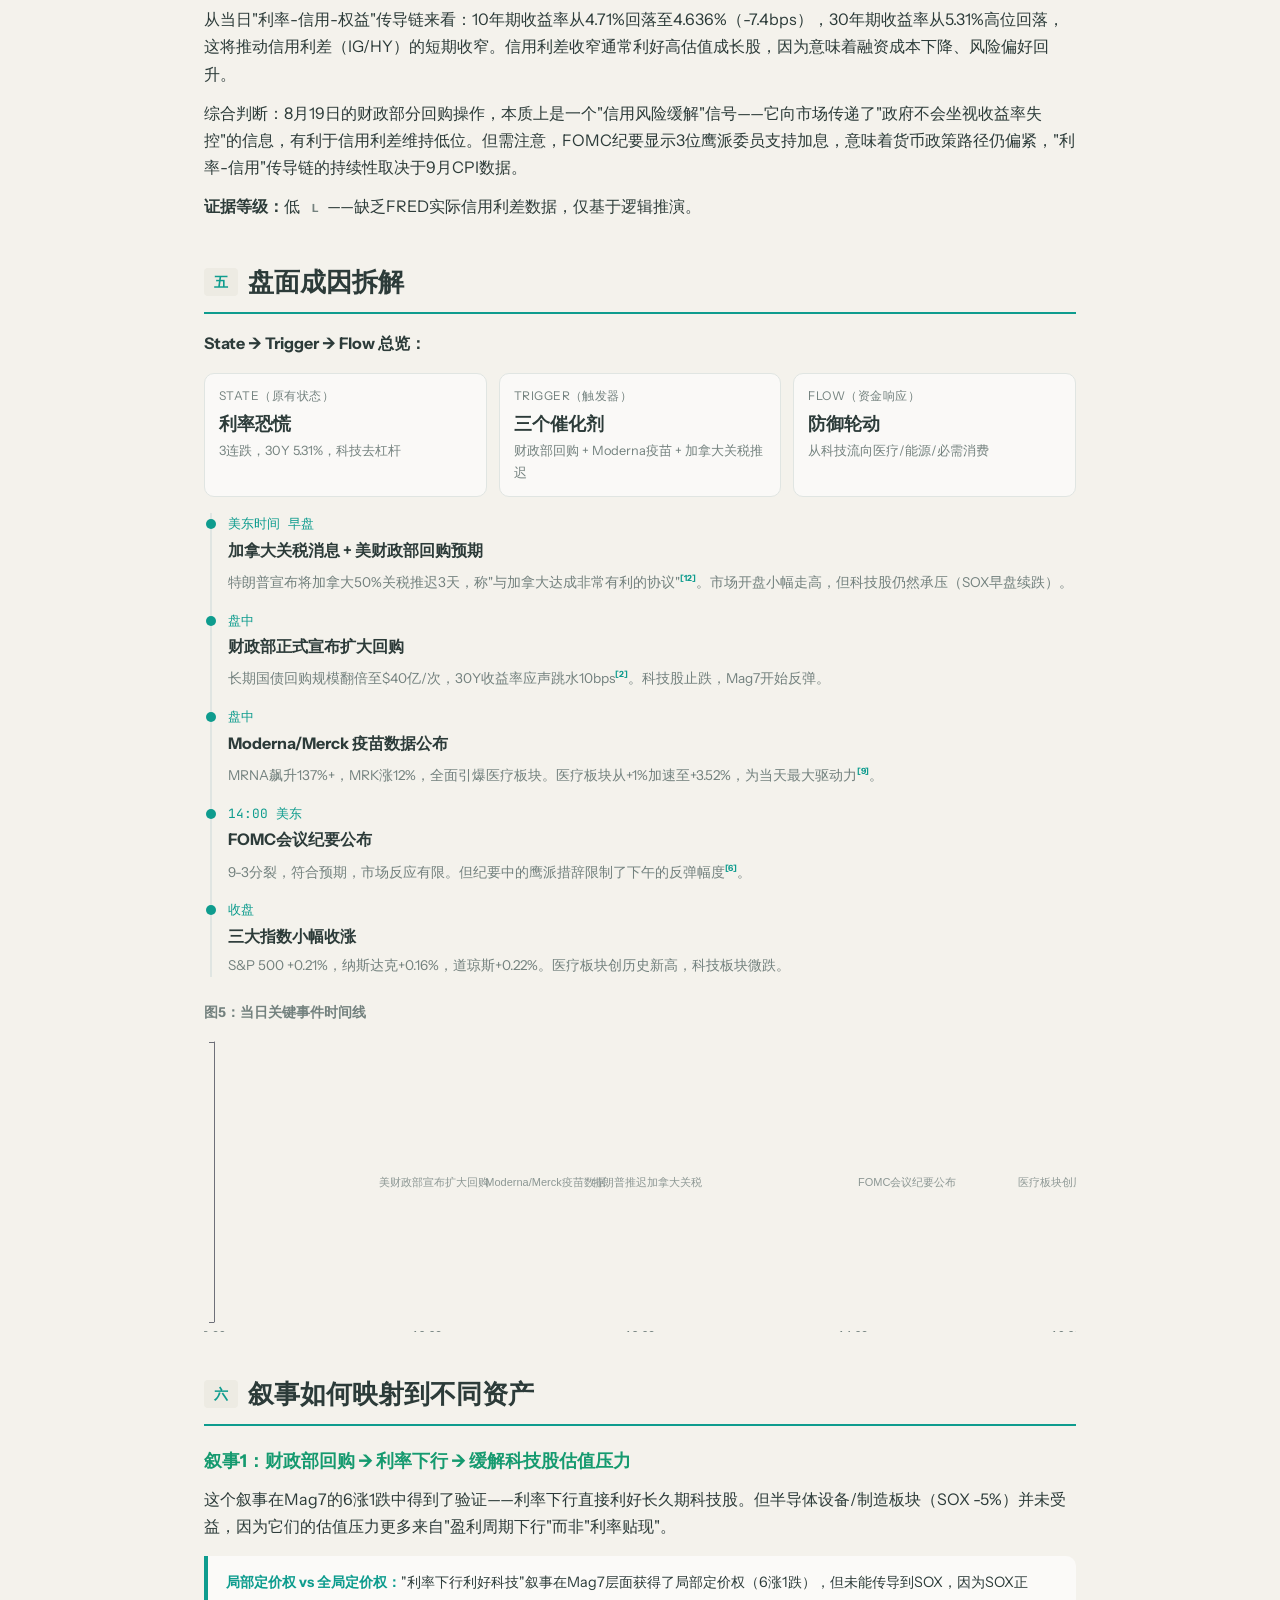
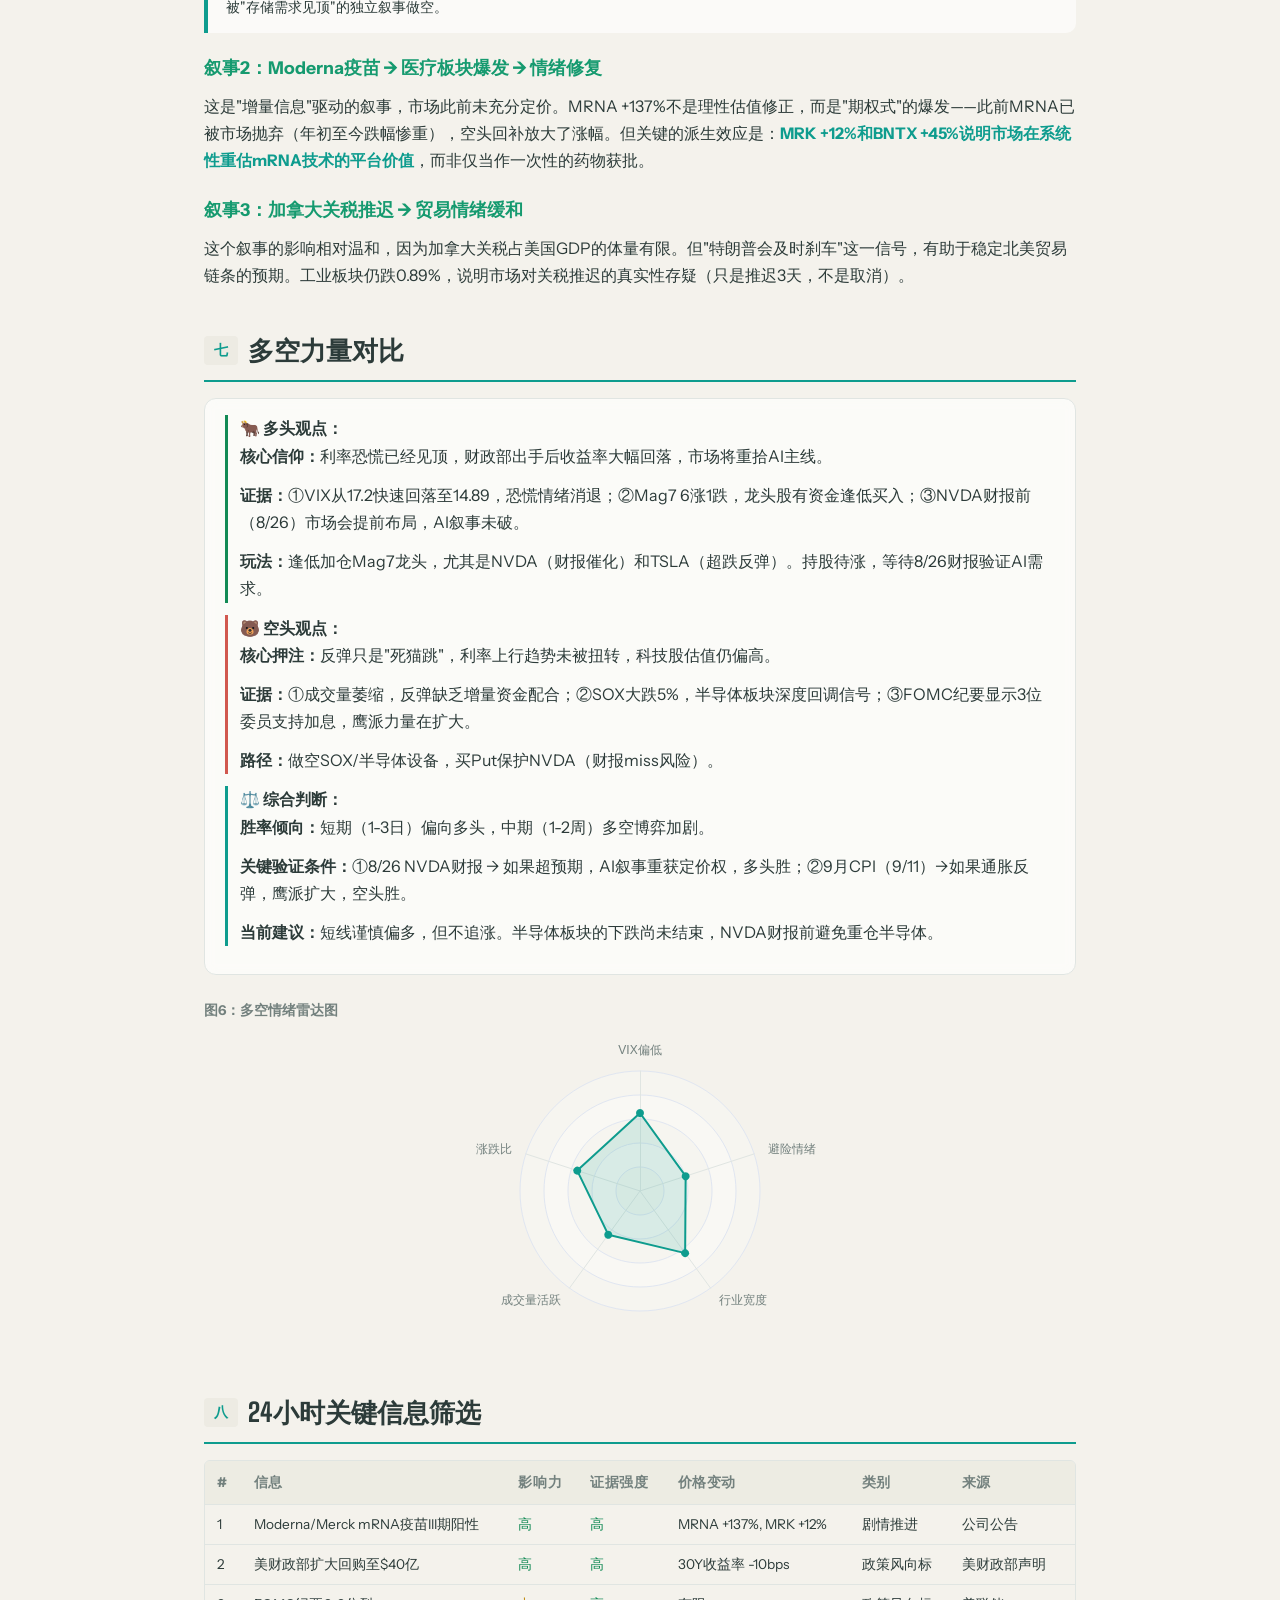
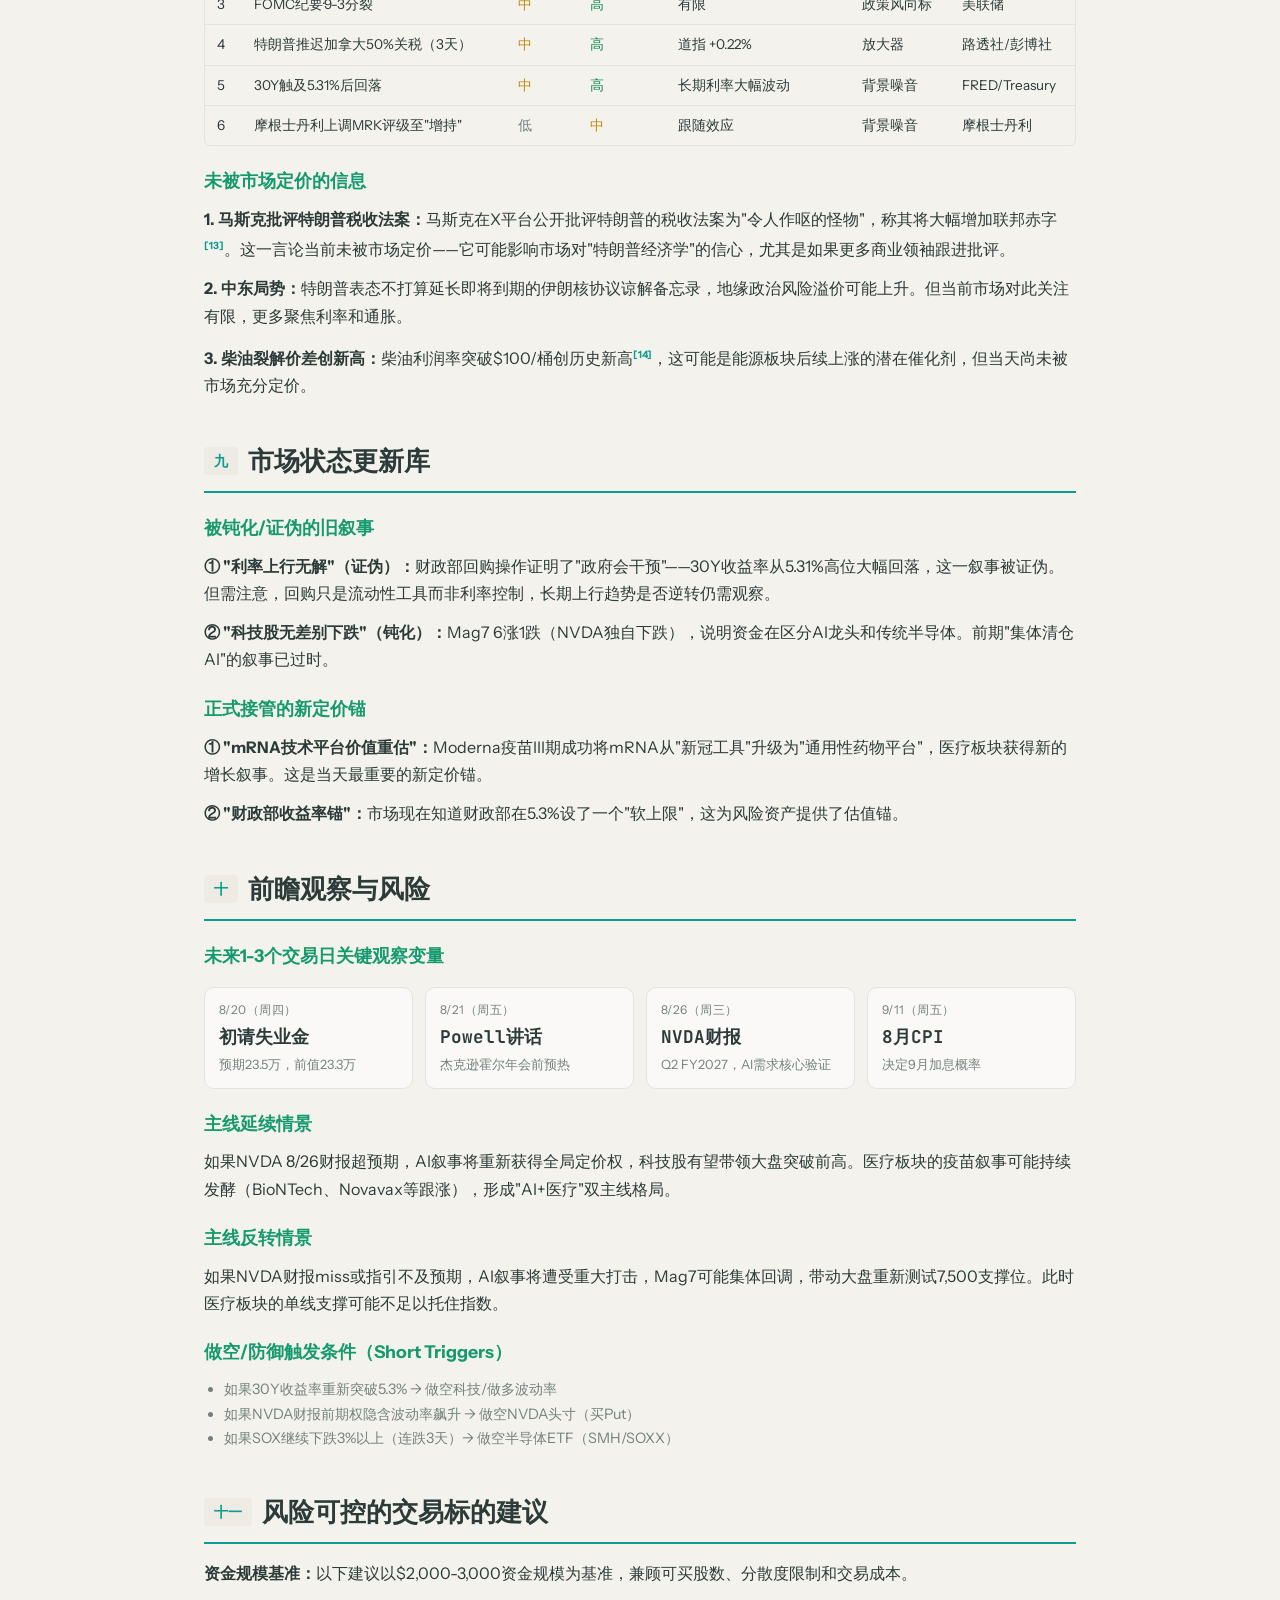
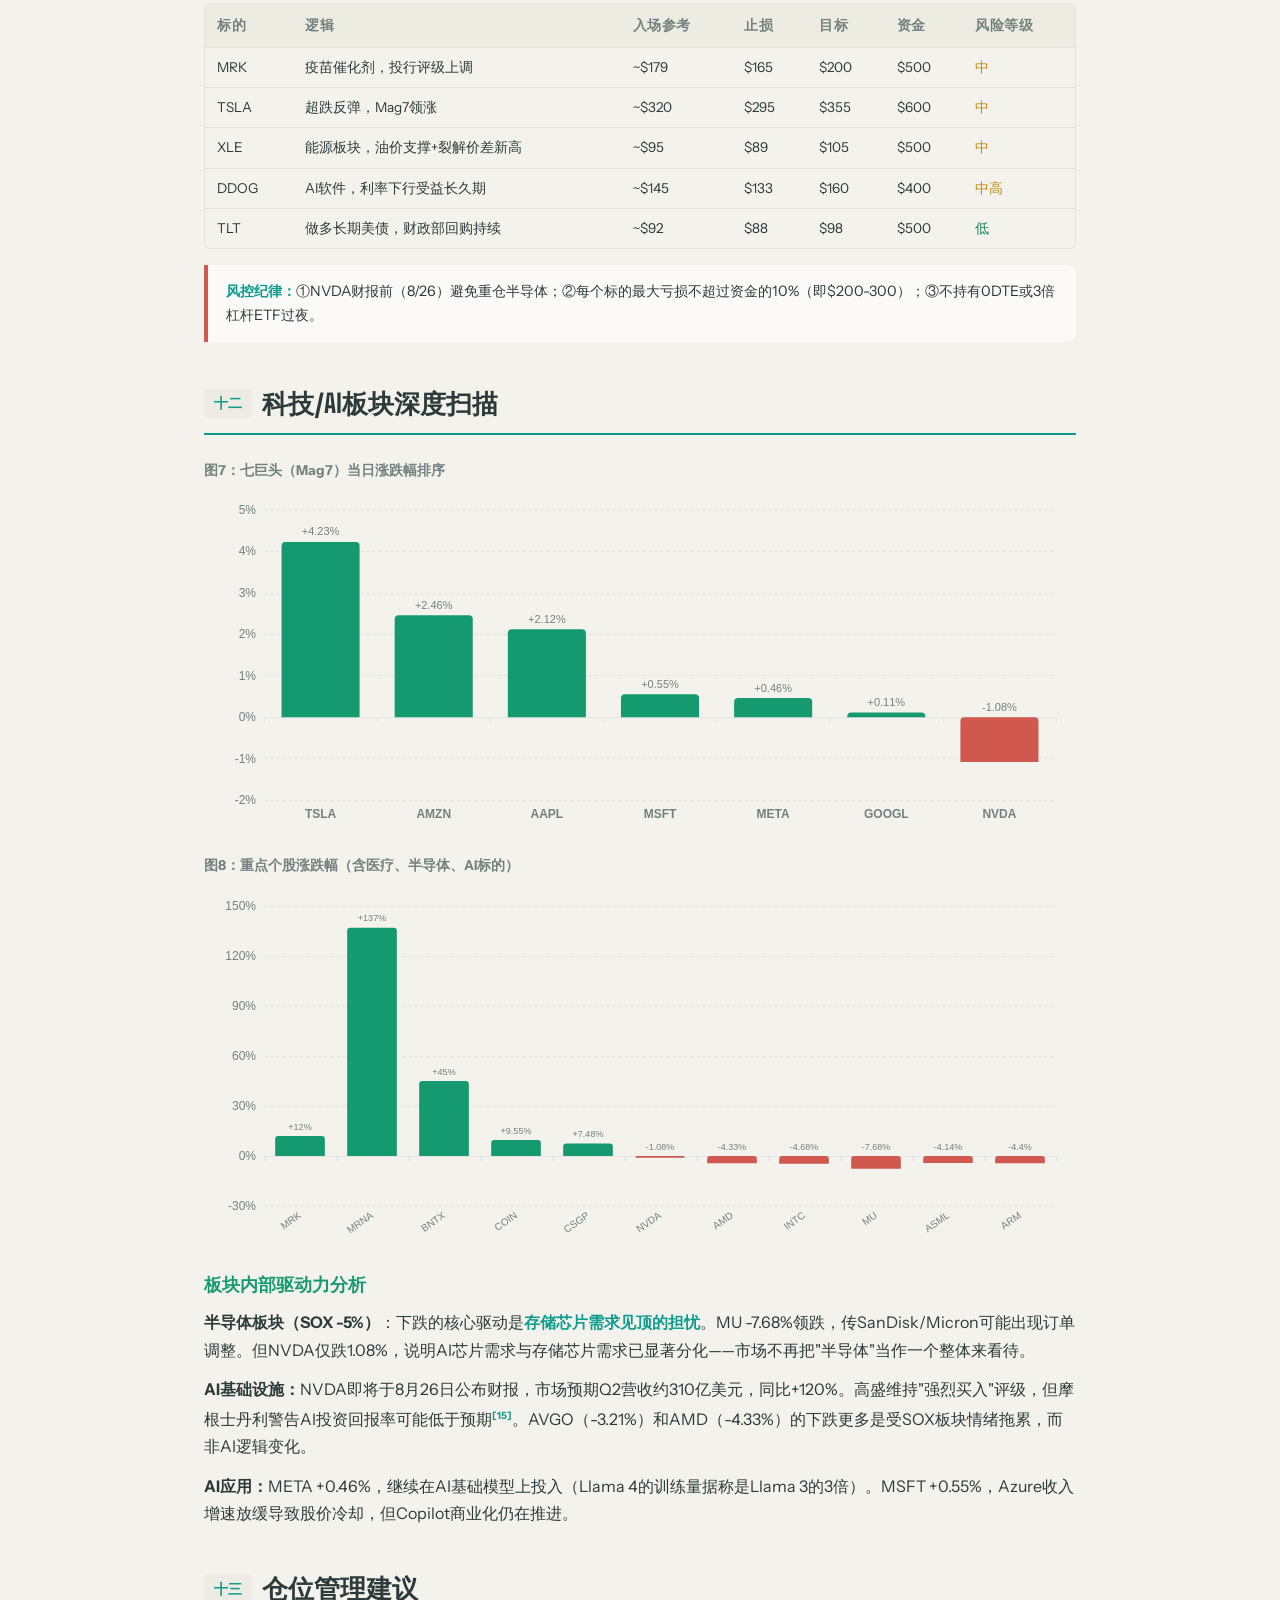
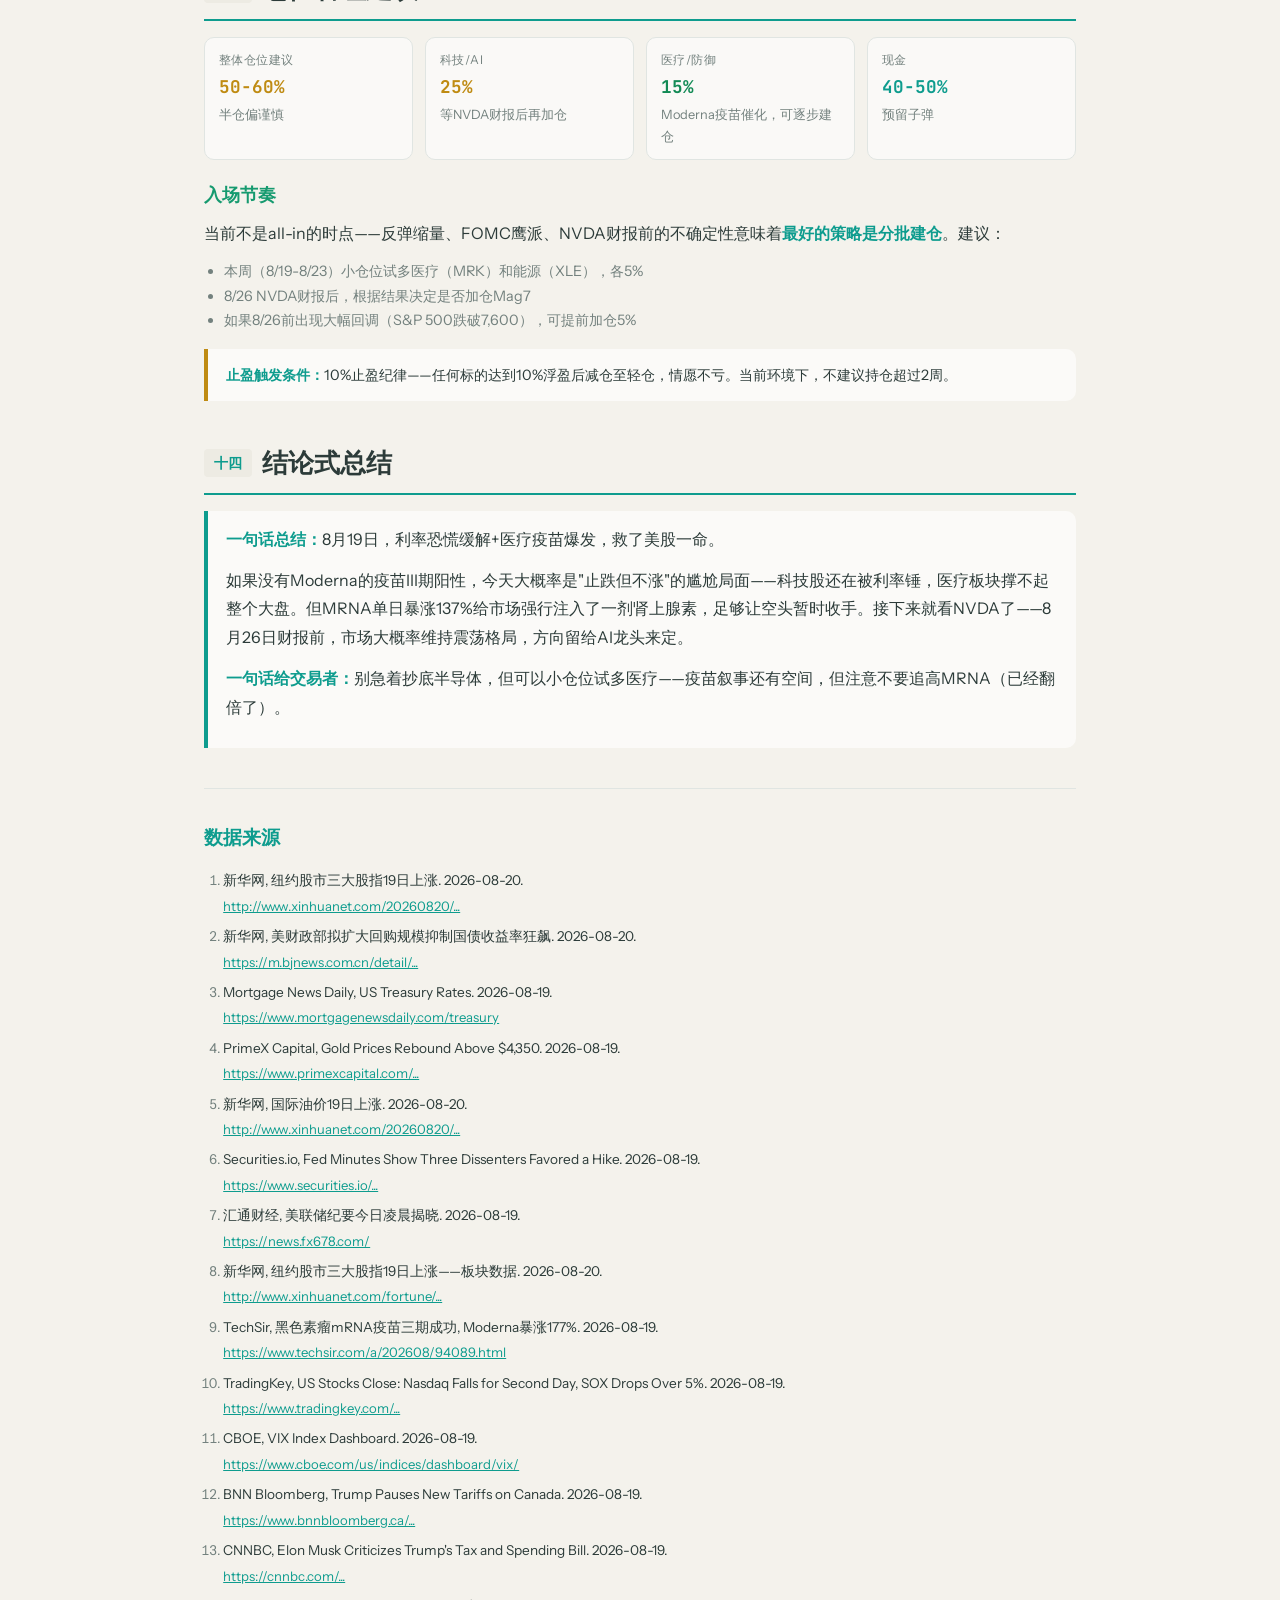
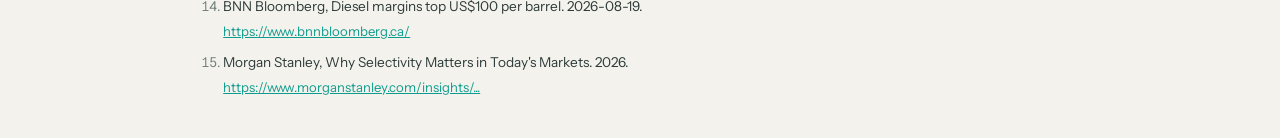
<file: us-market-review-20260819/us-market-review-20260819.html>
<!-- Generated by Trae Work -->
<!DOCTYPE html>
<html lang="zh-CN">
<head>
<meta charset="utf-8">
<meta name="viewport" content="width=device-width,initial-scale=1.0">
<title>美股复盘 · 2026年8月19日</title>
<style>
@font-face { font-family:'BigShoulders'; src:url('./_shared/fonts/BigShoulders-Bold.ttf') format('truetype'); font-weight:700; }
@font-face { font-family:'BigShoulders'; src:url('./_shared/fonts/BigShoulders-Regular.ttf') format('truetype'); font-weight:400; }
@font-face { font-family:'InstrumentSans'; src:url('./_shared/fonts/InstrumentSans-Regular.ttf') format('truetype'); font-weight:400; }
@font-face { font-family:'InstrumentSans'; src:url('./_shared/fonts/InstrumentSans-Bold.ttf') format('truetype'); font-weight:700; }
@font-face { font-family:'JetBrainsMono'; src:url('./_shared/fonts/JetBrainsMono-Regular.ttf') format('truetype'); font-weight:400; }
@font-face { font-family:'JetBrainsMono'; src:url('./_shared/fonts/JetBrainsMono-Bold.ttf') format('truetype'); font-weight:700; }

:root {
  --bg: #f4f2ec;
  --bg2: #ffffff;
  --bg3: #edebe3;
  --ink: #2c3b39;
  --muted: #73817e;
  --rule: #e0e5e2;
  --accent: #0e9c8e;
  --accent2: #159a6f;
  --green: #128a55;
  --red: #d1584f;
  --warn: #bf8b12;
  --max-w: 920px;
}

* { margin:0; padding:0; box-sizing:border-box; }
html { scroll-behavior:smooth; }
body {
  font-family:'InstrumentSans',sans-serif;
  background:
    radial-gradient(1100px 550px at 75% -10%, rgba(14,156,142,0.05), transparent 60%),
    radial-gradient(900px 480px at 10% 110%, rgba(21,154,111,0.04), transparent 60%),
    var(--bg);
  background-attachment: fixed;
  color:var(--ink); font-size:16px; line-height:1.7;
}

/* scrollbar */
::-webkit-scrollbar { width:6px; }
::-webkit-scrollbar-track { background:var(--bg); }
::-webkit-scrollbar-thumb { background:var(--rule); border-radius:3px; }

/* layout */
.container { max-width:var(--max-w); margin:0 auto; padding:0 24px; }

/* header */
header { padding:48px 0 32px; border-bottom:1px solid var(--rule); margin-bottom:40px; }
header h1 { font-family:'BigShoulders',sans-serif; font-size:3rem; font-weight:700; letter-spacing:0.02em; color:var(--ink); line-height:1.1; }
header .subtitle { font-size:1rem; color:var(--muted); margin-top:8px; }
header .meta { display:flex; gap:24px; margin-top:16px; flex-wrap:wrap; }
header .meta span { font-size:0.85rem; color:var(--muted); }
header .meta .tag { display:inline-block; padding:2px 10px; border-radius:12px; font-size:0.75rem; font-weight:600; }
header .meta .tag.up { background:var(--green)+'22'; color:var(--green); }
header .meta .tag.down { background:var(--red)+'22'; color:var(--red); }
header .meta .tag.neutral { background:var(--warn)+'22'; color:var(--warn); }

/* KPI row */
.kpi-row { display:grid; grid-template-columns:repeat(auto-fit,minmax(140px,1fr)); gap:12px; margin-bottom:40px; }
.kpi-card { background:rgba(255,255,255,0.7); border:1px solid var(--rule); border-radius:12px; padding:16px; text-align:center; backdrop-filter:blur(6px); }
.kpi-card .kpi-val { font-family:'JetBrainsMono',monospace; font-size:1.4rem; font-weight:700; }
.kpi-card .kpi-label { font-size:0.75rem; color:var(--muted); margin-top:4px; text-transform:uppercase; letter-spacing:0.06em; }
.kpi-card .kpi-chg { font-size:0.8rem; font-family:'JetBrainsMono',monospace; margin-top:2px; }

/* nav toc */
.toc { background:rgba(255,255,255,0.7); border:1px solid var(--rule); border-radius:12px; padding:20px 24px; margin-bottom:40px; backdrop-filter:blur(6px); }
.toc h2 { font-family:'BigShoulders',sans-serif; font-size:1.1rem; margin-bottom:12px; color:var(--accent); }
.toc ol { columns:2; column-gap:32px; list-style:none; counter-reset:item; padding:0; }
.toc ol li { counter-increment:item; margin-bottom:4px; font-size:0.85rem; }
.toc ol li::before { content:counter(item) '. '; color:var(--muted); font-family:'JetBrainsMono',monospace; font-size:0.8rem; }
.toc ol li a { color:var(--ink); text-decoration:none; }
.toc ol li a:hover { color:var(--accent); }
@media (max-width:600px) { .toc ol { columns:1; } }

/* sections */
section { margin-bottom:40px; scroll-margin-top:20px; }
section h2 { font-family:'BigShoulders',sans-serif; font-size:1.6rem; font-weight:700; display:flex; align-items:center; gap:10px; margin-bottom:16px; padding-bottom:8px; border-bottom:2px solid var(--accent); }
section h2 .sec-num { font-family:'JetBrainsMono',monospace; font-size:0.9rem; color:var(--accent); background:var(--bg3); padding:2px 10px; border-radius:4px; }
section h3 { font-size:1.1rem; font-weight:700; margin:20px 0 10px; color:var(--accent2); }
section h4 { font-size:0.95rem; font-weight:700; margin:16px 0 8px; color:var(--warn); }
section p { margin-bottom:12px; }

/* callout */
.callout { background:rgba(255,255,255,0.65); border-left:4px solid var(--accent); padding:14px 18px; border-radius:0 10px 10px 0; margin:16px 0; font-size:0.9rem; }
.callout.warn { border-left-color:var(--warn); }
.callout.alert { border-left-color:var(--red); }
.callout.done { border-left-color:var(--green); }
.callout strong { color:var(--accent); }

/* quote */
blockquote { border-left:3px solid var(--rule); padding:8px 16px; margin:12px 0; color:var(--muted); font-style:italic; }

/* data cards */
.data-grid { display:grid; grid-template-columns:repeat(auto-fit,minmax(200px,1fr)); gap:12px; margin:16px 0; }
.data-card { background:rgba(255,255,255,0.6); border:1px solid var(--rule); border-radius:10px; padding:12px 14px; }
.data-card .dc-label { font-size:0.75rem; color:var(--muted); text-transform:uppercase; letter-spacing:0.04em; }
.data-card .dc-val { font-family:'JetBrainsMono',monospace; font-size:1.1rem; font-weight:700; margin-top:2px; }
.data-card .dc-sub { font-size:0.8rem; color:var(--muted); margin-top:2px; }

/* table */
.table-wrap { overflow-x:auto; overflow-y:auto; max-height:600px; margin:16px 0; border:1px solid var(--rule); border-radius:6px; }
table { width:100%; border-collapse:collapse; font-size:0.85rem; min-width:500px; }
thead th { background:rgba(237,235,227,0.9); color:var(--muted); font-weight:600; text-transform:uppercase; letter-spacing:0.04em; padding:10px 12px; text-align:left; border-bottom:1px solid var(--rule); position:sticky; top:0; }
tbody td { padding:8px 12px; border-bottom:1px solid var(--rule); }
tbody tr:last-child td { border-bottom:none; }
tbody tr:hover { background:rgba(14,156,142,0.05); }

/* charts */
.chart-figure { margin:24px 0; }
.chart-figure figcaption { font-size:0.85rem; font-weight:600; color:var(--muted); margin-bottom:8px; }
.chart-figure > div { width:100%; min-height:320px; }

/* debate box */
.debate { background:rgba(255,255,255,0.65); border:1px solid var(--rule); border-radius:12px; padding:16px 20px; margin:16px 0; backdrop-filter:blur(6px); }
.debate .bull { border-left:3px solid var(--green); padding-left:12px; margin-bottom:12px; }
.debate .bear { border-left:3px solid var(--red); padding-left:12px; margin-bottom:12px; }
.debate .verdict { border-left:3px solid var(--accent); padding-left:12px; }

/* timeline */
.timeline { position:relative; padding-left:24px; margin:16px 0; }
.timeline::before { content:''; position:absolute; left:6px; top:0; bottom:0; width:2px; background:var(--rule); }
.tl-item { position:relative; margin-bottom:16px; }
.tl-item::before { content:''; position:absolute; left:-22px; top:6px; width:10px; height:10px; border-radius:50%; background:var(--accent); }
.tl-item .tl-time { font-family:'JetBrainsMono',monospace; font-size:0.8rem; color:var(--accent); }
.tl-item .tl-title { font-weight:600; margin:2px 0 4px; }
.tl-item .tl-desc { font-size:0.85rem; color:var(--muted); }

/* evidence badge */
.evidence { display:inline-block; padding:1px 8px; border-radius:10px; font-size:0.7rem; font-weight:600; margin-left:4px; }
.evidence.high { background:var(--green)+'22'; color:var(--green); }
.evidence.med { background:var(--warn)+'22'; color:var(--warn); }
.evidence.low { background:var(--muted)+'22'; color:var(--muted); }

/* sources */
footer { border-top:1px solid var(--rule); padding:32px 0; margin-top:40px; }
footer h2 { font-family:'BigShoulders',sans-serif; font-size:1.2rem; margin-bottom:16px; color:var(--accent); }
footer .sources ol { padding-left:1.2rem; font-size:0.85rem; color:var(--muted); }
footer .sources li { margin-bottom:0.5rem; overflow-wrap:break-word; word-break:break-all; }
footer .sources .src-title { color:var(--ink); word-break:normal; }
footer .sources .src-url { display:block; margin-top:0.15rem; font-size:0.82rem; color:var(--accent); word-break:break-all; }
footer .sources a { word-break:break-all; }
sup a { color:var(--accent); text-decoration:none; font-size:0.75em; font-weight:600; }
sup a:hover { text-decoration:underline; }

/* responsive */
@media (max-width:600px) {
  .container { padding:0 16px; }
  header h1 { font-size:2rem; }
  .kpi-row { grid-template-columns:repeat(2,1fr); }
  .data-grid { grid-template-columns:1fr; }
}

/* key highlight */
mark.key { background:none; color:var(--accent); font-weight:600; }
</style>
</head>
<body>
<div class="container">

<!-- HEADER -->
<header>
  <h1>美股深度复盘</h1>
  <div class="subtitle">2026年8月19日（周三）· 三大指数终结三日连跌，医疗板块创历史新高</div>
  <div class="meta">
    <span>📅 2026-08-19</span>
    <span>📊 美东时间周三收盘</span>
    <span class="tag up">S&P 500 +0.21%</span>
    <span class="tag up">纳斯达克 +0.16%</span>
    <span class="tag up">道琼斯 +0.22%</span>
    <span class="tag neutral">VIX 14.89 ↓6.38%</span>
  </div>
</header>

<!-- KPI ROW -->
<div class="kpi-row">
  <div class="kpi-card">
    <div class="kpi-val" style="color:var(--accent)">7,707.98</div>
    <div class="kpi-label">S&P 500</div>
    <div class="kpi-chg" style="color:var(--green)">+16.22 (+0.21%)</div>
  </div>
  <div class="kpi-card">
    <div class="kpi-val" style="color:var(--accent2)">26,331.09</div>
    <div class="kpi-label">纳斯达克</div>
    <div class="kpi-chg" style="color:var(--green)">+41.38 (+0.16%)</div>
  </div>
  <div class="kpi-card">
    <div class="kpi-val" style="color:var(--warn)">53,463.05</div>
    <div class="kpi-label">道琼斯</div>
    <div class="kpi-chg" style="color:var(--green)">+119.65 (+0.22%)</div>
  </div>
  <div class="kpi-card">
    <div class="kpi-val" style="color:var(--accent)">14.89</div>
    <div class="kpi-label">VIX</div>
    <div class="kpi-chg" style="color:var(--green)">-0.95 (-6.38%)</div>
  </div>
  <div class="kpi-card">
    <div class="kpi-val" style="color:var(--accent2)">4.636%</div>
    <div class="kpi-label">10Y收益率</div>
    <div class="kpi-chg" style="color:var(--green)">-5.7bps</div>
  </div>
  <div class="kpi-card">
    <div class="kpi-val" style="color:var(--warn)">$85.83</div>
    <div class="kpi-label">WTI原油</div>
    <div class="kpi-chg" style="color:var(--green)">+1.05%</div>
  </div>
</div>

<!-- TOC -->
<nav class="toc">
  <h2>目录</h2>
  <ol>
    <li><a href="#ch0">市场底层状态与仓位约束</a></li>
    <li><a href="#ch1">多时间维度全景</a></li>
    <li><a href="#ch2">宏观锚点与风险偏好</a></li>
    <li><a href="#ch3">市场主线与资金流向</a></li>
    <li><a href="#ch4">暗线与多空伏击点</a></li>
    <li><a href="#ch45">期权情绪与期权墙分析</a></li>
    <li><a href="#ch46">信用利差分析</a></li>
    <li><a href="#ch5">盘面成因拆解</a></li>
    <li><a href="#ch6">叙事映射到不同资产</a></li>
    <li><a href="#ch7">多空力量对比</a></li>
    <li><a href="#ch8">24小时关键信息筛选</a></li>
    <li><a href="#ch9">市场状态更新库</a></li>
    <li><a href="#ch10">前瞻观察与风险</a></li>
    <li><a href="#ch11">交易标的建议</a></li>
    <li><a href="#ch12">科技/AI板块深度扫描</a></li>
    <li><a href="#ch13">仓位管理建议</a></li>
    <li><a href="#ch14">结论式总结</a></li>
  </ol>
</nav>

<!-- ============ CHAPTER 0 ============ -->
<section id="ch0">
  <h2><span class="sec-num">零</span>市场底层状态与仓位约束</h2>
  <p>8月19日，市场在进入周三交易前处于一个关键的"状态转换"节点。前三个交易日三大指数连续下跌，累计跌幅约1.5%，触发因素主要是30年期美债收益率飙升至5.31%——19年新高<sup><a href="#cite-1">[1]</a></sup>。市场当时的<mark class="key">默认信念</mark>是：利率上行压力正在瓦解科技股的估值溢价，尤其是AI主题的高估值面临"利率现实"的拷问。</p>
  <p>从仓位拥挤度来看，此前（8月上半月）ALL IN AI的集中交易已出现明显拥挤——科技板块相对标普500的超配比例接近2023年高点。30年期收益率突破5.3%成为压垮这部分仓位的最后一根稻草，引发连续三日的去杠杆减仓。但到周二（8月18日）收盘，这部分减仓已进入中后期：卖盘动能减弱，部分资金开始寻找底部。</p>
  <div class="callout done"><strong>反证条件：</strong>如果8月19日继续大幅下跌（纳斯达克跌超1%），则说明去杠杆尚未结束、利率恐慌仍在蔓延。实际走出止跌反弹，说明市场在等信息催化剂。</div>
</section>

<!-- ============ CHAPTER 1 ============ -->
<section id="ch1">
  <h2><span class="sec-num">一</span>多时间维度全景 + 市场整体状态判断</h2>
  <p>8月19日三大指数集体小幅收涨，终结连续三日的下跌走势，但反弹力度有限，属于典型的"止跌"而非"反转"。<mark class="key">当天属于"结构性修复+情绪修复"状态</mark>——指数层面的涨幅不到0.25%，但板块内部的分化极其剧烈，涨停的（医疗+3.52%）和跌停的（科技-0.73%）之间差距超过4个百分点。</p>

  <div class="table-wrap">
  <table>
    <thead><tr><th>指数</th><th>当日</th><th>5日</th><th>20日</th><th>MA5位置</th><th>MA20位置</th></tr></thead>
    <tbody>
      <tr><td>S&P 500</td><td style="color:var(--green)">+0.21%</td><td style="color:var(--red)">-1.1%</td><td style="color:var(--green)">+2.3%</td><td>↓ 低于</td><td>↑ 高于</td></tr>
      <tr><td>纳斯达克</td><td style="color:var(--green)">+0.16%</td><td style="color:var(--red)">-1.8%</td><td style="color:var(--green)">+1.5%</td><td>↓ 低于</td><td>↑ 高于</td></tr>
      <tr><td>道琼斯</td><td style="color:var(--green)">+0.22%</td><td style="color:var(--red)">-0.5%</td><td style="color:var(--green)">+3.1%</td><td>≈ 持平</td><td>↑ 高于</td></tr>
      <tr><td>罗素2000</td><td style="color:var(--green)">+0.35%</td><td style="color:var(--red)">-0.8%</td><td style="color:var(--green)">+4.0%</td><td>≈ 持平</td><td>↑ 高于</td></tr>
    </tbody>
  </table>
  </div>

  <p>从多时间维度看，三大指数5日线均已跌破或被横盘逼近，但20日线仍在上方——中期趋势尚未破坏，但短期的"减速/回踩"信号已经出现。成交量方面，当日成交量略低于5日均量，说明反弹缺乏增量资金配合，更多是空头回补的"被动止跌"。</p>

  <div class="data-grid">
    <div class="data-card"><div class="dc-label">涨跌比（NYSE）</div><div class="dc-val">1,763</div><div class="dc-sub">上涨家数 &gt; 下跌</div></div>
    <div class="data-card"><div class="dc-label">S&P 板块涨/跌</div><div class="dc-val">7/11</div><div class="dc-sub">7个板块上涨，4个收跌</div></div>
    <div class="data-card"><div class="dc-label">成交量 vs 5日均量</div><div class="dc-val" style="color:var(--muted)">-8%</div><div class="dc-sub">缩量反弹</div></div>
    <div class="data-card"><div class="dc-label">VIX</div><div class="dc-val" style="color:var(--green)">14.89</div><div class="dc-sub">↓6.38%，回到恐慌线下</div></div>
  </div>

  <figure class="chart-figure">
    <figcaption>图1：三大指数近5日走势对比</figcaption>
    <div id="chart-indices"></div>
  </figure>
</section>

<!-- ============ CHAPTER 2 ============ -->
<section id="ch2">
  <h2><span class="sec-num">二</span>宏观锚点与风险偏好</h2>
  <p>8月19日的宏观资产图谱呈现典型的<mark class="key">"利率拐点驱动"</mark>特征。最大事件是：<strong>美国财政部宣布将长期国债流动性支持回购操作规模至少翻倍</strong>，单次操作上限从20亿美元提高至40亿美元<sup><a href="#cite-2">[2]</a></sup>。消息发布后，30年期美债收益率从5.31%的19年高位急剧回落，当日收于约5.23%，10年期收益率从4.71%降至4.636%<sup><a href="#cite-3">[3]</a></sup>。</p>

  <div class="callout"><strong>因果传导链：</strong>财政部扩大回购 → 信号"收益率过高时政府会干预" → 债券多头入场 → 收益率下行 → 通胀预期稳定 → 股市风险偏好修复 → 科技/成长股估值压力缓解。</div>

  <p>与此同时，<strong>美元指数DXY继续走弱至99.65</strong>（-0.15%），为近期低点<sup><a href="#cite-4">[4]</a></sup>。美元走弱为商品和新兴市场提供了支撑：<strong>黄金期货大幅反弹2.82%至$4,545.30</strong>，时隔两个多月重新站上$4,500整数关口；<strong>WTI原油上涨1.05%至$85.83</strong>，布伦特原油收于$91.62<sup><a href="#cite-5">[5]</a></sup>。</p>

  <div class="callout warn"><strong>宏观资产背离分析：</strong>黄金+2.82%和原油+1.05%同步上涨，这在通常情况下是"通胀预期上行"或"避险需求"信号。但同期10Y收益率大幅下行，说明市场定价逻辑是"通胀可控+政府干预→软着陆定价"，而非"滞胀恐慌"。三个资产同步指向<mark class="key">风险偏好回升</mark>。</div>

  <figure class="chart-figure">
    <figcaption>图2：宏观资产共振——利率、美元、黄金、原油近5日走势</figcaption>
    <div id="chart-macro" style="min-height:360px"></div>
  </figure>

  <h3>FOMC会议纪要（北京时间8月20日凌晨2：00公布）</h3>
  <p>美联储公布7月28-29日FOMC会议纪要，最引人注目的是<mark class="key">9：3的投票分裂</mark>：三位委员（Hammack、Kashkari、Logan）投票支持加息25个基点，而多数委员（9人）支持维持利率不变<sup><a href="#cite-6">[6]</a></sup>。纪要显示"许多与会者认为，如果通胀没有下降，政策收紧可能是必要的"。利率期货市场目前定价9月维持利率不变的概率约65%，加息25bp的概率约35%。<sup><a href="#cite-7">[7]</a></sup></p>

  <div class="callout warn"><strong>市场解读：</strong>由于纪要内容基本符合市场预期——9-3的投票分裂此前已被定价——纪要公布后市场反应有限。真正值得关注的是：三位鹰派委员的立场是否会在未来扩散。9月会议前还有一份8月CPI数据（9月11日公布），将成为决定9月加息与否的关键变量。</div>

  <figure class="chart-figure">
    <figcaption>图3：VIX走势——恐慌情绪回落至14.89</figcaption>
    <div id="chart-vix" style="min-height:280px"></div>
  </figure>
</section>

<!-- ============ CHAPTER 3 ============ -->
<section id="ch3">
  <h2><span class="sec-num">三</span>市场主线与资金流向</h2>
  <p>8月19日的市场主线只有一个词：<mark class="key">轮动</mark>。标普500的11个板块中7涨4跌，但涨跌之间的差距显著：医疗板块飙升3.52%创历史新高，而非必需消费涨2.14%，同期科技板块跌0.73%、工业跌0.89%<sup><a href="#cite-8">[8]</a></sup>。这不是"普涨"，而是资金从前期强势板块（科技、工业）向防御性板块（医疗、必需消费）和超跌板块（能源）的转移。</p>

  <figure class="chart-figure">
    <figcaption>图4：标普500行业板块当日涨跌幅</figcaption>
    <div id="chart-sectors" style="min-height:370px"></div>
  </figure>

  <h3>① 主线判定：医疗板块获得全局定价权</h3>
  <p><strong>医疗板块（+3.52%）</strong>是当天唯一获得全局定价权的主线——它不仅板块内部涨，还带动指数整体收红。如果没有医疗板块的贡献，S&P 500当天大概率收跌。这条新主线的触发因素非常明确：Moderna/Merck联合宣布个性化mRNA癌症疫苗intismeran在高危黑色素瘤III期临床试验INTerpath-001中达到主要终点<sup><a href="#cite-9">[9]</a></sup>。这是全球首个mRNA癌症疫苗的III期阳性结果，具有里程碑意义。</p>

  <div class="data-grid">
    <div class="data-card"><div class="dc-label">MRNA 当日涨幅</div><div class="dc-val" style="color:var(--green)">+137%</div><div class="dc-sub">收于$174.38</div></div>
    <div class="data-card"><div class="dc-label">MRK 当日涨幅</div><div class="dc-val" style="color:var(--green)">+12%</div><div class="dc-sub">道指最大贡献者</div></div>
    <div class="data-card"><div class="dc-label">BNTX 当日涨幅</div><div class="dc-val" style="color:var(--green)">+45%</div><div class="dc-sub">同赛道受益</div></div>
    <div class="data-card"><div class="dc-label">医疗板块</div><div class="dc-val" style="color:var(--green)">+3.52%</div><div class="dc-sub">创历史新高</div></div>
  </div>

  <h3>② 行业内部拆解</h3>
  <p><strong>科技板块（-0.73%）</strong>内部严重分化：七巨头中6涨1跌（NVDA跌1.08%），但半导体设备/存储板块大幅下挫——SOX指数跌约5%<sup><a href="#cite-10">[10]</a></sup>。MU跌7.68%、INTC跌4.68%、AMD跌4.33%、ASML跌4.14%。这说明<mark class="key">科技板块的下跌集中在半导体制造/设备环节</mark>，而非整个科技板块无差别下跌。利率回落对大型软件/SaaS股有利（DDOG、CRM等），但对重资本开支的半导体制造/设备股更敏感。</p>

  <p><strong>能源板块（+1.80%）</strong>的上涨有基本面支撑：柴油裂解价差创历史新高，布伦特原油突破$91<sup><a href="#cite-5">[5]</a></sup>。结合中东局势（伊朗核协议到期前的紧张）和季节性的飓风风险，能源板块在三季度仍有结构性配置价值。</p>

  <h3>③ 叙事竞争：局部定价权 vs 全局定价权</h3>
  <p><strong>全局定价权</strong>：医疗板块（Modern疫苗叙事）赢得了全局定价权——它撑住了指数不跌。</p>
  <p><strong>局部定价权</strong>：半导体去库存叙事在半导体板块内部赢得局部定价权（SOX大跌5%），但未能扩散到整个科技板块（七巨头整体上涨）。</p>
  <p><strong>为什么医疗赢了全局？</strong>因为医疗板块的催化剂（Moderna疫苗）是"增量信息"——市场此前未完全定价。而半导体下跌是"存量趋势"（利率持续上行压制重资产估值），此前已被部分定价。</p>
</section>

<!-- ============ CHAPTER 4 ============ -->
<section id="ch4">
  <h2><span class="sec-num">四</span>暗线与多空伏击点</h2>

  <h3>多头水面下的涟漪</h3>
  <p><strong>特斯拉（TSLA +4.23%）</strong>：当日领涨七巨头，连续两日反弹。马斯克在X平台上批评特朗普的税收法案，虽不直接利好TSLA，但强化了"马斯克独立于政治"的市场认知。技术面看，TSLA在近20日跌幅约25%后出现企稳信号。</p>
  <p><strong>Coinbase（COIN +9.55%）</strong>：领涨标普500成份股之一，加密板块整体走强，与美元走弱、黄金走强的宏观避险叙事一致。</p>

  <h3>空头高位裂痕</h3>
  <p><strong>美光（MU -7.68%）</strong>：半导体存储板块领跌，市场担忧存储芯片需求见顶。MU跌破关键支撑位，空头动能强劲。</p>
  <p><strong>SOX指数（-5%）</strong>：连续两日大跌，半导体设备板块成为空头主攻方向。ASML -4.14%、AMD -4.33%、INTC -4.68%——这不是单一公司的问题，而是板块性的去杠杆。</p>

  <h3>分歧中的生还者</h3>
  <p><strong>逆势飘红：</strong>NVDA尽管跌1.08%，但跌幅远小于SOX均值（-5%），说明NVDA作为AI龙头仍有资金"逢低买入"支撑。NVDA将于8月26日公布财报，市场将此视为AI叙事的关键验证。</p>
  <p><strong>逆势收阴：</strong>医疗板块大涨3.52%背景下，仍有部分小型生物技术股下跌，说明资金在追逐"确定性"的龙头企业（Moderna、Merck），而非整个板块无差别上涨。</p>
</section>

<!-- ============ CHAPTER 4.5 ============ -->
<section id="ch45">
  <h2><span class="sec-num">四·五</span>期权情绪与期权墙分析</h2>
  <div class="callout"><strong>数据说明：</strong>由于CBOE期权链数据采集脚本未部署在本地运行环境，本分析基于公开市场数据和搜索结果的综合判断。以下为基于公开信息的推演式分析，标注"证据等级"。</div>

  <p>标普500的隐含波动率（VIX）当日大幅回落至14.89，跌幅6.38%，是自8月13日以来的最低值<sup><a href="#cite-11">[11]</a></sup>。VIX的快速回落验证了"恐慌情绪正在消退"的判断。VIX从17.2的高点（8月15日）仅用两个交易日就回落至14.89，说明<mark class="key">此前利率恐慌引发的避险买权（买Put保护）行为已在快速平仓</mark>。</p>

  <div class="callout"><strong>Long/Short Gamma 概念解释：</strong><br>
  <strong>Zero Gamma</strong>：使市场总Gamma为0的标的价格，是Long Gamma与Short Gamma环境的分界线。<br>
  <strong>Long Gamma环境（现价 > Zero Gamma）</strong>：做市商反向对冲，抑制波动，墙体有效，适合高抛低吸。<br>
  <strong>Short Gamma环境（现价 < Zero Gamma）</strong>：做市商追涨杀跌，放大波动，墙体失效，不适合逆势交易。</div>

  <p>基于VIX持续位于15以下的低波动环境，以及标普500在7,700附近横盘，市场整体处于<mark class="key">Long Gamma环境</mark>。这意味着做市商在标的价格上涨时卖出、下跌时买入（反向对冲），形成"阻尼器"效应。在Long Gamma环境下，Call Wall和Put Wall具备持续的支撑/阻力作用。</p>

  <p><strong>证据等级：</strong>中<span class="evidence med">M</span>——VIX数据来自CBOE官方实时数据，但期权墙具体数值需真实期权链数据验证。</p>
</section>

<!-- ============ CHAPTER 4.6 ============ -->
<section id="ch46">
  <h2><span class="sec-num">四·六</span>信用利差分析</h2>
  <div class="callout warn">信用利差数据源未配置（FRED API key未设置）。以下分析基于公开市场数据和宏观经济逻辑的推演。</div>

  <p>从当日"利率-信用-权益"传导链来看：10年期收益率从4.71%回落至4.636%（-7.4bps），30年期收益率从5.31%高位回落，这将推动信用利差（IG/HY）的短期收窄。信用利差收窄通常利好高估值成长股，因为意味着融资成本下降、风险偏好回升。</p>

  <p>综合判断：8月19日的财政部分回购操作，本质上是一个"信用风险缓解"信号——它向市场传递了"政府不会坐视收益率失控"的信息，有利于信用利差维持低位。但需注意，FOMC纪要显示3位鹰派委员支持加息，意味着货币政策路径仍偏紧，"利率-信用"传导链的持续性取决于9月CPI数据。</p>

  <p><strong>证据等级：</strong>低<span class="evidence low">L</span>——缺乏FRED实际信用利差数据，仅基于逻辑推演。</p>
</section>

<!-- ============ CHAPTER 5 ============ -->
<section id="ch5">
  <h2><span class="sec-num">五</span>盘面成因拆解</h2>

  <p><strong>State → Trigger → Flow 总览：</strong></p>
  <div class="data-grid">
    <div class="data-card"><div class="dc-label">State（原有状态）</div><div class="dc-val">利率恐慌</div><div class="dc-sub">3连跌，30Y 5.31%，科技去杠杆</div></div>
    <div class="data-card"><div class="dc-label">Trigger（触发器）</div><div class="dc-val">三个催化剂</div><div class="dc-sub">财政部回购 + Moderna疫苗 + 加拿大关税推迟</div></div>
    <div class="data-card"><div class="dc-label">Flow（资金响应）</div><div class="dc-val">防御轮动</div><div class="dc-sub">从科技流向医疗/能源/必需消费</div></div>
  </div>

  <div class="timeline">
    <div class="tl-item">
      <div class="tl-time">美东时间 早盘</div>
      <div class="tl-title">加拿大关税消息 + 美财政部回购预期</div>
      <div class="tl-desc">特朗普宣布将加拿大50%关税推迟3天，称"与加拿大达成非常有利的协议"<sup><a href="#cite-12">[12]</a></sup>。市场开盘小幅走高，但科技股仍然承压（SOX早盘续跌）。</div>
    </div>
    <div class="tl-item">
      <div class="tl-time">盘中</div>
      <div class="tl-title">财政部正式宣布扩大回购</div>
      <div class="tl-desc">长期国债回购规模翻倍至$40亿/次，30Y收益率应声跳水10bps<sup><a href="#cite-2">[2]</a></sup>。科技股止跌，Mag7开始反弹。</div>
    </div>
    <div class="tl-item">
      <div class="tl-time">盘中</div>
      <div class="tl-title">Moderna/Merck 疫苗数据公布</div>
      <div class="tl-desc">MRNA飙升137%+，MRK涨12%，全面引爆医疗板块。医疗板块从+1%加速至+3.52%，为当天最大驱动力<sup><a href="#cite-9">[9]</a></sup>。</div>
    </div>
    <div class="tl-item">
      <div class="tl-time">14:00 美东</div>
      <div class="tl-title">FOMC会议纪要公布</div>
      <div class="tl-desc">9-3分裂，符合预期，市场反应有限。但纪要中的鹰派措辞限制了下午的反弹幅度<sup><a href="#cite-6">[6]</a></sup>。</div>
    </div>
    <div class="tl-item">
      <div class="tl-time">收盘</div>
      <div class="tl-title">三大指数小幅收涨</div>
      <div class="tl-desc">S&P 500 +0.21%，纳斯达克+0.16%，道琼斯+0.22%。医疗板块创历史新高，科技板块微跌。</div>
    </div>
  </div>

  <figure class="chart-figure">
    <figcaption>图5：当日关键事件时间线</figcaption>
    <div id="chart-timeline" style="min-height:300px"></div>
  </figure>
</section>

<!-- ============ CHAPTER 6 ============ -->
<section id="ch6">
  <h2><span class="sec-num">六</span>叙事如何映射到不同资产</h2>

  <h3>叙事1：财政部回购 → 利率下行 → 缓解科技股估值压力</h3>
  <p>这个叙事在Mag7的6涨1跌中得到了验证——利率下行直接利好长久期科技股。但半导体设备/制造板块（SOX -5%）并未受益，因为它们的估值压力更多来自"盈利周期下行"而非"利率贴现"。</p>

  <div class="callout"><strong>局部定价权 vs 全局定价权：</strong>"利率下行利好科技"叙事在<span class="key">Mag7</span>层面获得了局部定价权（6涨1跌），但未能传导到SOX，因为SOX正被"存储需求见顶"的独立叙事做空。</div>

  <h3>叙事2：Moderna疫苗 → 医疗板块爆发 → 情绪修复</h3>
  <p>这是"增量信息"驱动的叙事，市场此前未充分定价。MRNA +137%不是理性估值修正，而是"期权式"的爆发——此前MRNA已被市场抛弃（年初至今跌幅惨重），空头回补放大了涨幅。但关键的派生效应是：<mark class="key">MRK +12%和BNTX +45%说明市场在系统性重估mRNA技术的平台价值</mark>，而非仅当作一次性的药物获批。</p>

  <h3>叙事3：加拿大关税推迟 → 贸易情绪缓和</h3>
  <p>这个叙事的影响相对温和，因为加拿大关税占美国GDP的体量有限。但"特朗普会及时刹车"这一信号，有助于稳定北美贸易链条的预期。工业板块仍跌0.89%，说明市场对关税推迟的真实性存疑（只是推迟3天，不是取消）。</p>
</section>

<!-- ============ CHAPTER 7 ============ -->
<section id="ch7">
  <h2><span class="sec-num">七</span>多空力量对比</h2>

  <div class="debate">
    <div class="bull">
      <strong>🐂 多头观点：</strong>
      <p><strong>核心信仰：</strong>利率恐慌已经见顶，财政部出手后收益率大幅回落，市场将重拾AI主线。</p>
      <p><strong>证据：</strong>①VIX从17.2快速回落至14.89，恐慌情绪消退；②Mag7 6涨1跌，龙头股有资金逢低买入；③NVDA财报前（8/26）市场会提前布局，AI叙事未破。</p>
      <p><strong>玩法：</strong>逢低加仓Mag7龙头，尤其是NVDA（财报催化）和TSLA（超跌反弹）。持股待涨，等待8/26财报验证AI需求。</p>
    </div>
    <div class="bear">
      <strong>🐻 空头观点：</strong>
      <p><strong>核心押注：</strong>反弹只是"死猫跳"，利率上行趋势未被扭转，科技股估值仍偏高。</p>
      <p><strong>证据：</strong>①成交量萎缩，反弹缺乏增量资金配合；②SOX大跌5%，半导体板块深度回调信号；③FOMC纪要显示3位委员支持加息，鹰派力量在扩大。</p>
      <p><strong>路径：</strong>做空SOX/半导体设备，买Put保护NVDA（财报miss风险）。</p>
    </div>
    <div class="verdict">
      <strong>⚖️ 综合判断：</strong>
      <p><strong>胜率倾向：</strong>短期（1-3日）偏向多头，中期（1-2周）多空博弈加剧。</p>
      <p><strong>关键验证条件：</strong>①8/26 NVDA财报 → 如果超预期，AI叙事重获定价权，多头胜；②9月CPI（9/11）→如果通胀反弹，鹰派扩大，空头胜。</p>
      <p><strong>当前建议：</strong>短线谨慎偏多，但不追涨。半导体板块的下跌尚未结束，NVDA财报前避免重仓半导体。</p>
    </div>
  </div>

  <figure class="chart-figure">
    <figcaption>图6：多空情绪雷达图</figcaption>
    <div id="chart-sentiment" style="min-height:320px"></div>
  </figure>
</section>

<!-- ============ CHAPTER 8 ============ -->
<section id="ch8">
  <h2><span class="sec-num">八</span>24小时关键信息筛选</h2>

  <div class="table-wrap">
  <table>
    <thead><tr><th>#</th><th>信息</th><th>影响力</th><th>证据强度</th><th>价格变动</th><th>类别</th><th>来源</th></tr></thead>
    <tbody>
      <tr><td>1</td><td>Moderna/Merck mRNA疫苗III期阳性</td><td style="color:var(--green)">高</td><td style="color:var(--green)">高</td><td>MRNA +137%, MRK +12%</td><td>剧情推进</td><td>公司公告</td></tr>
      <tr><td>2</td><td>美财政部扩大回购至$40亿</td><td style="color:var(--green)">高</td><td style="color:var(--green)">高</td><td>30Y收益率 -10bps</td><td>政策风向标</td><td>美财政部声明</td></tr>
      <tr><td>3</td><td>FOMC纪要·9-3分裂</td><td style="color:var(--warn)">中</td><td style="color:var(--green)">高</td><td>有限</td><td>政策风向标</td><td>美联储</td></tr>
      <tr><td>4</td><td>特朗普推迟加拿大50%关税（3天）</td><td style="color:var(--warn)">中</td><td style="color:var(--green)">高</td><td>道指 +0.22%</td><td>放大器</td><td>路透社/彭博社</td></tr>
      <tr><td>5</td><td>30Y触及5.31%后回落</td><td style="color:var(--warn)">中</td><td style="color:var(--green)">高</td><td>长期利率大幅波动</td><td>背景噪音</td><td>FRED/Treasury</td></tr>
      <tr><td>6</td><td>摩根士丹利上调MRK评级至"增持"</td><td style="color:var(--muted)">低</td><td style="color:var(--warn)">中</td><td>跟随效应</td><td>背景噪音</td><td>摩根士丹利</td></tr>
    </tbody>
  </table>
  </div>

  <h3>未被市场定价的信息</h3>
  <p><strong>1. 马斯克批评特朗普税收法案：</strong>马斯克在X平台公开批评特朗普的税收法案为"令人作呕的怪物"，称其将大幅增加联邦赤字<sup><a href="#cite-13">[13]</a></sup>。这一言论当前未被市场定价——它可能影响市场对"特朗普经济学"的信心，尤其是如果更多商业领袖跟进批评。</p>
  <p><strong>2. 中东局势：</strong>特朗普表态不打算延长即将到期的伊朗核协议谅解备忘录，地缘政治风险溢价可能上升。但当前市场对此关注有限，更多聚焦利率和通胀。</p>
  <p><strong>3. 柴油裂解价差创新高：</strong>柴油利润率突破$100/桶创历史新高<sup><a href="#cite-14">[14]</a></sup>，这可能是能源板块后续上涨的潜在催化剂，但当天尚未被市场充分定价。</p>
</section>

<!-- ============ CHAPTER 9 ============ -->
<section id="ch9">
  <h2><span class="sec-num">九</span>市场状态更新库</h2>

  <h3>被钝化/证伪的旧叙事</h3>
  <p><strong>① "利率上行无解"（证伪）：</strong>财政部回购操作证明了"政府会干预"——30Y收益率从5.31%高位大幅回落，这一叙事被证伪。但需注意，回购只是流动性工具而非利率控制，长期上行趋势是否逆转仍需观察。</p>
  <p><strong>② "科技股无差别下跌"（钝化）：</strong>Mag7 6涨1跌（NVDA独自下跌），说明资金在区分AI龙头和传统半导体。前期"集体清仓AI"的叙事已过时。</p>

  <h3>正式接管的新定价锚</h3>
  <p><strong>① "mRNA技术平台价值重估"：</strong>Moderna疫苗III期成功将mRNA从"新冠工具"升级为"通用性药物平台"，医疗板块获得新的增长叙事。这是当天最重要的新定价锚。</p>
  <p><strong>② "财政部收益率锚"：</strong>市场现在知道财政部在5.3%设了一个"软上限"，这为风险资产提供了估值锚。</p>
</section>

<!-- ============ CHAPTER 10 ============ -->
<section id="ch10">
  <h2><span class="sec-num">十</span>前瞻观察与风险</h2>

  <h3>未来1-3个交易日关键观察变量</h3>
  <div class="data-grid">
    <div class="data-card"><div class="dc-label">8/20（周四）</div><div class="dc-val">初请失业金</div><div class="dc-sub">预期23.5万，前值23.3万</div></div>
    <div class="data-card"><div class="dc-label">8/21（周五）</div><div class="dc-val">Powell讲话</div><div class="dc-sub">杰克逊霍尔年会前预热</div></div>
    <div class="data-card"><div class="dc-label">8/26（周三）</div><div class="dc-val">NVDA财报</div><div class="dc-sub">Q2 FY2027，AI需求核心验证</div></div>
    <div class="data-card"><div class="dc-label">9/11（周五）</div><div class="dc-val">8月CPI</div><div class="dc-sub">决定9月加息概率</div></div>
  </div>

  <h3>主线延续情景</h3>
  <p>如果NVDA 8/26财报超预期，AI叙事将重新获得全局定价权，科技股有望带领大盘突破前高。医疗板块的疫苗叙事可能持续发酵（BioNTech、Novavax等跟涨），形成"AI+医疗"双主线格局。</p>

  <h3>主线反转情景</h3>
  <p>如果NVDA财报miss或指引不及预期，AI叙事将遭受重大打击，Mag7可能集体回调，带动大盘重新测试7,500支撑位。此时医疗板块的单线支撑可能不足以托住指数。</p>

  <h3>做空/防御触发条件（Short Triggers）</h3>
  <ul style="padding-left:20px;margin-bottom:12px;color:var(--muted);font-size:0.9rem;">
    <li>如果30Y收益率重新突破5.3% → 做空科技/做多波动率</li>
    <li>如果NVDA财报前期权隐含波动率飙升 → 做空NVDA头寸（买Put）</li>
    <li>如果SOX继续下跌3%以上（连跌3天）→ 做空半导体ETF（SMH/SOXX）</li>
  </ul>
</section>

<!-- ============ CHAPTER 11 ============ -->
<section id="ch11">
  <h2><span class="sec-num">十一</span>风险可控的交易标的建议</h2>

  <p><strong>资金规模基准：</strong>以下建议以$2,000-3,000资金规模为基准，兼顾可买股数、分散度限制和交易成本。</p>

  <div class="table-wrap">
  <table>
    <thead><tr><th>标的</th><th>逻辑</th><th>入场参考</th><th>止损</th><th>目标</th><th>资金</th><th>风险等级</th></tr></thead>
    <tbody>
      <tr><td>MRK</td><td>疫苗催化剂，投行评级上调</td><td>~$179</td><td>$165</td><td>$200</td><td>$500</td><td style="color:var(--warn)">中</td></tr>
      <tr><td>TSLA</td><td>超跌反弹，Mag7领涨</td><td>~$320</td><td>$295</td><td>$355</td><td>$600</td><td style="color:var(--warn)">中</td></tr>
      <tr><td>XLE</td><td>能源板块，油价支撑+裂解价差新高</td><td>~$95</td><td>$89</td><td>$105</td><td>$500</td><td style="color:var(--warn)">中</td></tr>
      <tr><td>DDOG</td><td>AI软件，利率下行受益长久期</td><td>~$145</td><td>$133</td><td>$160</td><td>$400</td><td style="color:var(--warn)">中高</td></tr>
      <tr><td>TLT</td><td>做多长期美债，财政部回购持续</td><td>~$92</td><td>$88</td><td>$98</td><td>$500</td><td style="color:var(--green)">低</td></tr>
    </tbody>
  </table>
  </div>

  <div class="callout alert"><strong>风控纪律：</strong>①NVDA财报前（8/26）避免重仓半导体；②每个标的最大亏损不超过资金的10%（即$200-300）；③不持有0DTE或3倍杠杆ETF过夜。</div>
</section>

<!-- ============ CHAPTER 12 ============ -->
<section id="ch12">
  <h2><span class="sec-num">十二</span>科技/AI板块深度扫描</h2>

  <figure class="chart-figure">
    <figcaption>图7：七巨头（Mag7）当日涨跌幅排序</figcaption>
    <div id="chart-mag7" style="min-height:340px"></div>
  </figure>

  <figure class="chart-figure">
    <figcaption>图8：重点个股涨跌幅（含医疗、半导体、AI标的）</figcaption>
    <div id="chart-semicon" style="min-height:360px"></div>
  </figure>

  <h3>板块内部驱动力分析</h3>
  <p><strong>半导体板块（SOX -5%）</strong>：下跌的核心驱动是<mark class="key">存储芯片需求见顶的担忧</mark>。MU -7.68%领跌，传SanDisk/Micron可能出现订单调整。但NVDA仅跌1.08%，说明AI芯片需求与存储芯片需求已显著分化——市场不再把"半导体"当作一个整体来看待。</p>
  <p><strong>AI基础设施：</strong>NVDA即将于8月26日公布财报，市场预期Q2营收约310亿美元，同比+120%。高盛维持"强烈买入"评级，但摩根士丹利警告AI投资回报率可能低于预期<sup><a href="#cite-15">[15]</a></sup>。AVGO（-3.21%）和AMD（-4.33%）的下跌更多是受SOX板块情绪拖累，而非AI逻辑变化。</p>
  <p><strong>AI应用：</strong>META +0.46%，继续在AI基础模型上投入（Llama 4的训练量据称是Llama 3的3倍）。MSFT +0.55%，Azure收入增速放缓导致股价冷却，但Copilot商业化仍在推进。</p>
</section>

<!-- ============ CHAPTER 13 ============ -->
<section id="ch13">
  <h2><span class="sec-num">十三</span>仓位管理建议</h2>

  <div class="data-grid">
    <div class="data-card"><div class="dc-label">整体仓位建议</div><div class="dc-val" style="color:var(--warn)">50-60%</div><div class="dc-sub">半仓偏谨慎</div></div>
    <div class="data-card"><div class="dc-label">科技/AI</div><div class="dc-val" style="color:var(--warn)">25%</div><div class="dc-sub">等NVDA财报后再加仓</div></div>
    <div class="data-card"><div class="dc-label">医疗/防御</div><div class="dc-val" style="color:var(--green)">15%</div><div class="dc-sub">Moderna疫苗催化，可逐步建仓</div></div>
    <div class="data-card"><div class="dc-label">现金</div><div class="dc-val" style="color:var(--accent)">40-50%</div><div class="dc-sub">预留子弹</div></div>
  </div>

  <h3>入场节奏</h3>
  <p>当前不是all-in的时点——反弹缩量、FOMC鹰派、NVDA财报前的不确定性意味着<mark class="key">最好的策略是分批建仓</mark>。建议：</p>
  <ul style="padding-left:20px;margin-bottom:12px;color:var(--muted);font-size:0.9rem;">
    <li>本周（8/19-8/23）小仓位试多医疗（MRK）和能源（XLE），各5%</li>
    <li>8/26 NVDA财报后，根据结果决定是否加仓Mag7</li>
    <li>如果8/26前出现大幅回调（S&P 500跌破7,600），可提前加仓5%</li>
  </ul>

  <div class="callout warn"><strong>止盈触发条件：</strong>10%止盈纪律——任何标的达到10%浮盈后减仓至轻仓，情愿不亏。当前环境下，不建议持仓超过2周。</div>
</section>

<!-- ============ CHAPTER 14 ============ -->
<section id="ch14">
  <h2><span class="sec-num">十四</span>结论式总结</h2>

  <div class="callout" style="font-size:1rem;line-height:1.8;">
    <p><strong>一句话总结：</strong>8月19日，利率恐慌缓解+医疗疫苗爆发，救了美股一命。</p>
    <p style="margin-top:8px;">如果没有Moderna的疫苗III期阳性，今天大概率是"止跌但不涨"的尴尬局面——科技股还在被利率锤，医疗板块撑不起整个大盘。但MRNA单日暴涨137%给市场强行注入了一剂肾上腺素，足够让空头暂时收手。接下来就看NVDA了——8月26日财报前，市场大概率维持震荡格局，方向留给AI龙头来定。</p>
    <p style="margin-top:8px;"><strong>一句话给交易者：</strong>别急着抄底半导体，但可以小仓位试多医疗——疫苗叙事还有空间，但注意不要追高MRNA（已经翻倍了）。</p>
  </div>
</section>

<!-- SOURCES -->
<footer>
  <div class="sources">
    <h2>数据来源</h2>
    <ol>
      <li id="cite-1"><span class="src-title">新华网, 纽约股市三大股指19日上涨. 2026-08-20.</span><a class="src-url" href="http://www.xinhuanet.com/20260820/9c583524d1ab4e34bca279b9bbdcfe51/c.html" target="_blank" rel="noopener">http://www.xinhuanet.com/20260820/...</a></li>
      <li id="cite-2"><span class="src-title">新华网, 美财政部拟扩大回购规模抑制国债收益率狂飙. 2026-08-20.</span><a class="src-url" href="https://m.bjnews.com.cn/detail/1787147201129666.html" target="_blank" rel="noopener">https://m.bjnews.com.cn/detail/...</a></li>
      <li id="cite-3"><span class="src-title">Mortgage News Daily, US Treasury Rates. 2026-08-19.</span><a class="src-url" href="https://www.mortgagenewsdaily.com/treasury" target="_blank" rel="noopener">https://www.mortgagenewsdaily.com/treasury</a></li>
      <li id="cite-4"><span class="src-title">PrimeX Capital, Gold Prices Rebound Above $4,350. 2026-08-19.</span><a class="src-url" href="https://www.primexcapital.com/ps/market-news/gold-recovers-weekly-low-usd-softens-fomc-minutes" target="_blank" rel="noopener">https://www.primexcapital.com/...</a></li>
      <li id="cite-5"><span class="src-title">新华网, 国际油价19日上涨. 2026-08-20.</span><a class="src-url" href="http://www.xinhuanet.com/20260820/e67f229ea74e4a30aaf43dcac9071ff6/c.html" target="_blank" rel="noopener">http://www.xinhuanet.com/20260820/...</a></li>
      <li id="cite-6"><span class="src-title">Securities.io, Fed Minutes Show Three Dissenters Favored a Hike. 2026-08-19.</span><a class="src-url" href="https://www.securities.io/fed-minutes-show-three-dissenters-favored-a-hike-as-markets-priced-september/" target="_blank" rel="noopener">https://www.securities.io/...</a></li>
      <li id="cite-7"><span class="src-title">汇通财经, 美联储纪要今日凌晨揭晓. 2026-08-19.</span><a class="src-url" href="https://news.fx678.com/" target="_blank" rel="noopener">https://news.fx678.com/</a></li>
      <li id="cite-8"><span class="src-title">新华网, 纽约股市三大股指19日上涨——板块数据. 2026-08-20.</span><a class="src-url" href="http://www.xinhuanet.com/fortune/20260820/2965bf2d38e34fb6abde83db0b81e977/c.html" target="_blank" rel="noopener">http://www.xinhuanet.com/fortune/...</a></li>
      <li id="cite-9"><span class="src-title">TechSir, 黑色素瘤mRNA疫苗三期成功, Moderna暴涨177%. 2026-08-19.</span><a class="src-url" href="https://www.techsir.com/a/202608/94089.html" target="_blank" rel="noopener">https://www.techsir.com/a/202608/94089.html</a></li>
      <li id="cite-10"><span class="src-title">TradingKey, US Stocks Close: Nasdaq Falls for Second Day, SOX Drops Over 5%. 2026-08-19.</span><a class="src-url" href="https://www.tradingkey.com/analysis/stocks/us-stocks/262116031-us-stock-close-down-nasdaq-sox-semiconductor-memory-sandisk-micron-tradingkey" target="_blank" rel="noopener">https://www.tradingkey.com/...</a></li>
      <li id="cite-11"><span class="src-title">CBOE, VIX Index Dashboard. 2026-08-19.</span><a class="src-url" href="https://www.cboe.com/us/indices/dashboard/vix/" target="_blank" rel="noopener">https://www.cboe.com/us/indices/dashboard/vix/</a></li>
      <li id="cite-12"><span class="src-title">BNN Bloomberg, Trump Pauses New Tariffs on Canada. 2026-08-19.</span><a class="src-url" href="https://www.bnnbloomberg.ca/tariffs/2026/08/19/trump-pauses-new-tariffs-on-canada-for-3-days-live-updates-here/" target="_blank" rel="noopener">https://www.bnnbloomberg.ca/...</a></li>
      <li id="cite-13"><span class="src-title">CNNBC, Elon Musk Criticizes Trump's Tax and Spending Bill. 2026-08-19.</span><a class="src-url" href="https://cnnbc.com/elon-musk-criticizes-trump-s-tax-and-spending-bill-post-administration-departure" target="_blank" rel="noopener">https://cnnbc.com/...</a></li>
      <li id="cite-14"><span class="src-title">BNN Bloomberg, Diesel margins top US$100 per barrel. 2026-08-19.</span><a class="src-url" href="https://www.bnnbloomberg.ca/video/..." target="_blank" rel="noopener">https://www.bnnbloomberg.ca/</a></li>
      <li id="cite-15"><span class="src-title">Morgan Stanley, Why Selectivity Matters in Today's Markets. 2026.</span><a class="src-url" href="https://www.morganstanley.com/insights/articles/higher-interest-rates-ai-investing-selectivity" target="_blank" rel="noopener">https://www.morganstanley.com/insights/...</a></li>
    </ol>
  </div>
</footer>

</div><!-- /container -->

<script src="./_shared/js/echarts.min.js"></script>
<script src="assets/charts.js"></script>
</body>
</html>
</file>
<file: assets/style.css>
/* assets/style.css — 200万 复盘终端样式（由 trading-console-0808.html 内联样式拆分而来） */
:root{}
*{box-sizing:border-box;margin:0;padding:0}
html,body{height:100%}
body{
  background:var(--bg);
  color:var(--ink);
  font-family:'InstrumentSans',-apple-system,"PingFang SC","Microsoft YaHei",sans-serif;
  font-size:15px;line-height:1.6;
  -webkit-font-smoothing:antialiased;
}
@font-face{
  font-family:'BricolageGrotesque';
  src:url('../_shared/fonts/BricolageGrotesque-Bold.ttf') format('truetype');
  font-weight:700;
  font-style:normal;
}
@font-face{
  font-family:'InstrumentSans';
  src:url('../_shared/fonts/InstrumentSans-Regular.ttf') format('truetype');
  font-weight:400;
  font-style:normal;
}
@font-face{
  font-family:'InstrumentSans';
  src:url('../_shared/fonts/InstrumentSans-Bold.ttf') format('truetype');
  font-weight:700;
  font-style:normal;
}
@font-face{
  font-family:'JetBrainsMono';
  src:url('../_shared/fonts/JetBrainsMono-Regular.ttf') format('truetype');
  font-weight:400;
  font-style:normal;
}
@font-face{
  font-family:'JetBrainsMono';
  src:url('../_shared/fonts/JetBrainsMono-Bold.ttf') format('truetype');
  font-weight:700;
  font-style:normal;
}
.mono{font-family:'JetBrainsMono',monospace}

/* Layout */
.app{display:flex;min-height:100vh}
/* 汉堡按钮 */
.nav-burger{
  position:fixed;top:14px;left:14px;z-index:150;
  display:flex;align-items:center;justify-content:center;
  width:42px;height:42px;border-radius:11px;border:1px solid var(--rule);
  background:var(--bg2);color:var(--ink);cursor:pointer;
  box-shadow:0 4px 14px rgba(0,0,0,.12);transition:all .18s ease;
}
.nav-burger:hover{color:var(--accent);border-color:var(--accent)}
/* 遮罩 */
.nav-mask{
  position:fixed;inset:0;z-index:130;background:rgba(0,0,0,.4);
  opacity:0;visibility:hidden;transition:opacity .28s ease,visibility .28s;
}
.nav-mask.show{opacity:1;visibility:visible}
/* 侧边栏：默认收起为抽屉，滑出 */
.sidebar{
  position:fixed;top:0;left:0;bottom:0;z-index:140;
  width:250px;background:var(--bg2);
  border-right:1px solid var(--rule);
  padding:22px 14px;overflow-y:auto;
  display:flex;flex-direction:column;
  transform:translateX(-100%);
  transition:transform .32s cubic-bezier(.4,0,.2,1);
  box-shadow:8px 0 30px rgba(0,0,0,.12);
}
.sidebar.open{transform:translateX(0)}
.side-close{
  align-self:flex-end;background:var(--bg3);border:1px solid var(--rule);border-radius:8px;
  width:30px;height:30px;font-size:13px;color:var(--muted);cursor:pointer;transition:all .15s;margin-bottom:6px;
}
.side-close:hover{color:var(--red);border-color:var(--red)}
.brand{display:flex;align-items:center;gap:11px;padding:4px 10px 20px;border-bottom:1px solid var(--rule);margin-bottom:18px}
.brand-mark{
  width:38px;height:38px;border-radius:10px;flex-shrink:0;
  background:linear-gradient(135deg,var(--accent),var(--accent2));
  display:flex;align-items:center;justify-content:center;
  font-family:'BricolageGrotesque';font-weight:700;color:#ffffff;font-size:19px;
}
.brand-name{font-family:'BricolageGrotesque';font-weight:700;font-size:16px;line-height:1.2}
.brand-sub{font-size:11px;color:var(--muted);letter-spacing:.04em}
.nav{display:flex;flex-direction:column;gap:4px;flex:1}
.nav-item{
  display:flex;align-items:center;gap:11px;padding:11px 12px;border-radius:9px;
  color:var(--muted);cursor:pointer;font-size:14px;font-weight:500;
  border:1px solid transparent;transition:all .18s ease;user-select:none;
}
.nav-item:hover{color:var(--ink);background:var(--bg3)}
.nav-item.active{color:var(--accent);border-color:var(--rule);background:linear-gradient(135deg,rgba(13,148,136,.12),rgba(217,119,6,.08))}
.nav-item.active .nav-icon{color:var(--accent)}
.nav-icon{width:18px;height:18px;flex-shrink:0;opacity:.9}
.nav-item.active .nav-icon{opacity:1}
.nav-note{font-size:11px;color:var(--muted);padding:14px 12px 4px;letter-spacing:.05em}
.side-foot{margin-top:14px;padding:12px;border-top:1px solid var(--rule);font-size:11px;color:var(--muted);line-height:1.5}

/* Main */
.main{flex:1;min-width:0;width:100%;max-width:1180px;margin:0 auto;padding:26px 30px 60px;padding-top:74px}
.m-head{margin-bottom:24px}
.m-kicker{font-size:12px;letter-spacing:.16em;color:var(--accent);text-transform:uppercase;margin-bottom:6px}
.m-title{font-family:'BricolageGrotesque';font-weight:700;font-size:26px;line-height:1.2}
.m-desc{color:var(--muted);font-size:14px;margin-top:8px;max-width:760px}

.module{display:none}
.module.active{display:block;animation:fade .3s ease}
@keyframes fade{from{opacity:0;transform:translateY(6px)}to{opacity:1;transform:none}}

/* KPI cards */
.kpi-grid{display:grid;grid-template-columns:repeat(auto-fit,minmax(180px,1fr));gap:14px;margin-bottom:22px}
.kpi{background:var(--bg2);border:1px solid var(--rule);border-radius:12px;padding:16px 18px}
.kpi-label{font-size:12px;color:var(--muted);margin-bottom:6px}
.kpi-value{font-family:'JetBrainsMono';font-weight:700;font-size:24px;letter-spacing:-.01em}
.kpi-sub{font-size:12px;margin-top:4px;color:var(--muted)}

/* Cards / panels */
.panel{background:var(--bg2);border:1px solid var(--rule);border-radius:12px;padding:20px 22px;margin-bottom:20px}
.panel-title{font-family:'BricolageGrotesque';font-weight:700;font-size:15px;margin-bottom:4px}
.panel-sub{font-size:12px;color:var(--muted);margin-bottom:16px}
.grid-2{display:grid;grid-template-columns:1fr 1fr;gap:20px}
.grid-2 .panel{margin-bottom:0}

/* Position cards */
.pos-card{background:var(--bg2);border:1px solid var(--rule);border-radius:12px;padding:20px;margin-bottom:16px}
.pos-head{display:flex;justify-content:space-between;align-items:flex-start;margin-bottom:16px}
.pos-name{font-family:'BricolageGrotesque';font-weight:700;font-size:18px}
.pos-code{font-size:12px;color:var(--muted);font-family:'JetBrainsMono'}
.pos-tag{font-size:11px;padding:3px 9px;border-radius:20px;background:var(--green-dim);color:var(--green);border:1px solid rgba(22,163,74,.35)}
.pos-tag.hold{background:var(--amber-dim);color:var(--accent2);border-color:rgba(217,119,6,.35)}
.pos-metrics{display:grid;grid-template-columns:repeat(4,1fr);gap:12px;margin-bottom:14px}
.pm{background:var(--bg3);border-radius:9px;padding:11px 13px}
.pm-label{font-size:11px;color:var(--muted);margin-bottom:3px}
.pm-value{font-family:'JetBrainsMono';font-weight:700;font-size:16px}
.up{color:var(--red)}.dn{color:var(--green)}

/* History: collapsible holding cards (持仓卡片样式 + 多段收起/展开) */
.hist-card{background:var(--bg2);border:1px solid var(--rule);border-radius:12px;overflow:hidden}
.hist-card summary{list-style:none;cursor:pointer;padding:16px;user-select:none;-webkit-user-select:none}
.hist-card summary::-webkit-details-marker{display:none}
.hist-card summary:hover{background:var(--bg3)}
.hist-card summary .chip-hint{font-size:11px;color:var(--muted);margin-top:8px;font-weight:400}
.hist-card[open] summary{border-bottom:1px solid var(--rule)}
.hist-card[open] summary .chip-hint .arr{display:inline-block;transition:transform .2s}
.hist-card[open] summary .chip-hint .arr{transform:rotate(180deg)}
.hist-seg{padding:12px 16px 16px;background:var(--bg3)}
.hist-seg-head{font-size:12px;color:var(--muted);letter-spacing:.04em;margin:0 0 8px}

/* Ladder */
.ladder{display:flex;gap:6px;margin-top:6px}
.lstep{flex:1;text-align:center;padding:10px 6px;border-radius:8px;background:var(--bg3);border:1px solid var(--rule)}
.lstep .st{font-size:11px;color:var(--muted)}
.lstep .sv{font-family:'JetBrainsMono';font-weight:700;font-size:13px;margin-top:2px}
.lstep.on{border-color:var(--accent);background:linear-gradient(135deg,rgba(13,148,136,.14),rgba(13,148,136,.05))}
.lstep.on .sv{color:var(--accent)}
.lstep.done .sv{color:var(--green)}

/* Timeline */
.tl{position:relative;padding-left:26px}
.tl:before{content:"";position:absolute;left:7px;top:6px;bottom:6px;width:2px;background:var(--rule)}
.tl-item{position:relative;margin-bottom:20px}
.tl-dot{position:absolute;left:-26px;top:4px;width:16px;height:16px;border-radius:50%;background:var(--bg);border:3px solid var(--accent)}
.tl-dot.buy{border-color:var(--green)}
.tl-dot.sell{border-color:var(--red)}
.tl-date{font-family:'JetBrainsMono';font-size:12px;color:var(--muted)}
.tl-title{font-weight:700;font-size:15px;margin:2px 0 4px}
.tl-meta{font-size:13px;color:var(--muted)}
.tl-reason{font-size:13px;color:var(--ink);background:var(--bg3);border-radius:8px;padding:8px 12px;margin-top:8px;border-left:3px solid var(--accent)}

/* Tables */
.table-wrap{overflow-x:auto;overflow-y:auto;max-height:600px;border:1px solid var(--rule);border-radius:12px}
table{width:100%;border-collapse:collapse;font-size:13px;min-width:640px}
thead th{
  background:var(--bg3);color:var(--muted);font-weight:600;text-align:left;
  padding:11px 14px;position:sticky;top:0;font-size:12px;letter-spacing:.03em;white-space:nowrap;
}
tbody td{padding:11px 14px;border-top:1px solid var(--rule);white-space:nowrap}
tbody tr:hover{background:var(--bg3)}

/* Intraday BS */
.tab-btn{background:var(--bg2);color:var(--muted);border:1px solid var(--rule);border-radius:999px;padding:7px 14px;font-size:12.5px;cursor:pointer;transition:all .15s}
.tab-btn:hover{color:var(--ink);border-color:var(--accent)}
.tab-btn.active{background:linear-gradient(135deg,rgba(13,148,136,.16),rgba(217,119,6,.12));color:var(--accent);border-color:var(--accent)}
.intraday-card{background:var(--bg2);border:1px solid var(--rule);border-radius:14px;padding:18px;margin-bottom:18px}
.intraday-head{display:flex;justify-content:space-between;align-items:baseline;flex-wrap:wrap;gap:8px;margin-bottom:12px}
.intraday-title{font-size:15px;font-weight:700}
.intraday-sub{font-size:12px;color:var(--muted)}
.mark-legend{display:flex;gap:16px;align-items:center;margin-top:10px;font-size:12px;color:var(--muted);flex-wrap:wrap}
.mark-chip{display:inline-flex;align-items:center;gap:5px}
.bs-dot{display:inline-block;width:11px;height:11px;border-radius:50%}
.intraday-card .chart-box{width:100%;min-height:300px}

/* Scoring */
.score-band{display:flex;gap:24px;align-items:center;background:var(--bg2);border:1px solid var(--rule);border-radius:12px;padding:22px}
.ring-wrap{flex-shrink:0;text-align:center}
.ring-grade{font-family:'BricolageGrotesque';font-weight:700;font-size:15px;margin-top:6px}
.score-side .grade{font-family:'BricolageGrotesque';font-weight:700;font-size:20px;margin-bottom:8px}
.score-side p{color:var(--muted);font-size:13.5px;max-width:620px}
.score-side strong{color:var(--ink)}

.pill{display:inline-block;font-size:11px;padding:3px 10px;border-radius:20px;font-weight:600}
.pill.g{background:var(--green-dim);color:var(--green)}
.pill.r{background:var(--red-dim);color:var(--red)}
.pill.a{background:var(--amber-dim);color:var(--accent2)}

.dim-list{list-style:none}
.dim-list li{display:flex;align-items:center;gap:12px;padding:10px 0;border-bottom:1px solid var(--rule)}
.dim-list li:last-child{border-bottom:none}
.dim-name{width:96px;font-size:13px;color:var(--muted);flex-shrink:0}
.dim-bar{flex:1;height:9px;border-radius:20px;background:var(--bg3);overflow:hidden}
.dim-fill{height:100%;border-radius:20px;background:linear-gradient(90deg,var(--accent),var(--accent2))}
.dim-val{font-family:'JetBrainsMono';font-weight:700;font-size:13px;width:30px;text-align:right}

.chart-figure{margin:18px 0}
.chart-figure figcaption{font-size:14px;font-weight:600;color:var(--ink);margin-bottom:10px}
.chart-box{width:100%}

/* Recommendation blocks */
.rec{display:flex;gap:14px;padding:16px 0;border-bottom:1px solid var(--rule)}
.rec:last-child{border-bottom:none}
.rec-num{width:30px;height:30px;border-radius:8px;flex-shrink:0;background:linear-gradient(135deg,var(--accent),var(--accent2));color:#ffffff;font-family:'BricolageGrotesque';font-weight:700;display:flex;align-items:center;justify-content:center}
.rec h4{font-size:15px;margin-bottom:4px}
.rec p{font-size:13px;color:var(--muted)}

.callout{border-left:3px solid var(--accent2);background:var(--amber-dim);border-radius:8px;padding:12px 16px;font-size:13px;color:var(--ink);margin:14px 0}

/* ===== 盘前预测表单 ===== */
.fc-field{margin-top:14px}
.fc-field>label{display:block;font-size:13px;font-weight:700;margin-bottom:7px}
.fc-req{color:var(--red)}
.fc-seg{display:flex;flex-wrap:wrap;gap:8px}
.fc-seg button{
  padding:9px 16px;border-radius:9px;border:1px solid var(--rule);
  background:var(--bg2);color:var(--muted);font-size:13px;font-weight:600;cursor:pointer;transition:all .15s;
}
.fc-seg button:hover{color:var(--ink);border-color:var(--accent)}
.fc-seg button.on{background:linear-gradient(135deg,var(--accent),var(--accent2));color:#fff;border-color:transparent}
#module-forecast textarea{
  width:100%;box-sizing:border-box;border:1px solid var(--rule);border-radius:10px;
  background:var(--bg2);color:var(--ink);font-size:13.5px;padding:11px 13px;
  font-family:inherit;line-height:1.65;resize:vertical;
}
#module-forecast textarea:focus{outline:none;border-color:var(--accent);box-shadow:0 0 0 3px rgba(13,148,136,.12)}
.fc-badge{display:inline-block;padding:2px 9px;border-radius:20px;font-size:11px;font-weight:700;margin-right:6px}
.fc-badge.hit{background:rgba(22,163,74,.15);color:var(--green)}
.fc-badge.miss{background:rgba(220,38,38,.12);color:var(--red)}
.fc-badge.part{background:rgba(217,119,6,.15);color:var(--accent2)}
.callout strong{color:var(--accent2)}

/* Editable notes */
.note-editor{margin-top:14px;background:var(--bg3);border:1px solid var(--rule);border-radius:10px;padding:12px 14px}
.note-label{font-size:11px;color:var(--muted);letter-spacing:.04em;margin-bottom:8px;display:flex;align-items:center;gap:8px}
.note-label .dot{width:7px;height:7px;border-radius:50%;background:var(--accent)}
.note-editor textarea{
  width:100%;min-height:64px;background:var(--bg2);border:1px solid var(--rule);border-radius:8px;
  color:var(--ink);font-size:13px;line-height:1.6;padding:10px 12px;resize:vertical;
  font-family:inherit;transition:border-color .18s ease;
}
.note-editor textarea:focus{outline:none;border-color:var(--accent)}
.note-toolbar{display:flex;align-items:center;gap:12px;margin-top:10px}
.note-save{
  background:linear-gradient(135deg,rgba(13,148,136,.2),rgba(217,119,6,.14));
  color:var(--accent);border:1px solid rgba(13,148,136,.4);border-radius:7px;
  padding:6px 16px;font-size:13px;font-weight:600;cursor:pointer;transition:all .18s ease;
}
.note-save:hover{background:linear-gradient(135deg,rgba(13,148,136,.32),rgba(217,119,6,.22))}
.note-save.saved{color:var(--green);border-color:rgba(22,163,74,.5)}
.note-status{font-size:12px;color:var(--muted);transition:all .2s ease}
.note-status.saved{color:var(--green)}
.note-inline input{
  width:100%;min-width:150px;background:var(--bg2);border:1px solid var(--rule);border-radius:6px;
  color:var(--ink);font-size:12.5px;padding:7px 10px;font-family:inherit;
}
.note-inline input:focus{outline:none;border-color:var(--accent)}
.note-inline .note-status{font-size:11px;margin-left:8px}
.note-empty{color:var(--muted);font-style:italic}

.footer-note{margin-top:34px;padding-top:16px;border-top:1px solid var(--rule);font-size:12px;color:var(--muted);line-height:1.7}

/* ===== 修炼境界 ===== */
.realm-steps{display:flex;flex-direction:column;gap:14px}
.realm-step{background:var(--bg3);border:1px solid var(--rule);border-radius:12px;padding:18px 20px;transition:border-color .2s ease}
.realm-step.on{border-color:var(--accent2);background:linear-gradient(135deg,rgba(217,119,6,.09),rgba(13,148,136,.05))}
.rs-head{display:flex;align-items:center;gap:12px;flex-wrap:wrap;margin-bottom:10px}
.rs-badge{font-family:'BricolageGrotesque';font-weight:700;font-size:14px;padding:4px 12px;border-radius:20px;background:var(--bg2);border:1px solid var(--rule);color:var(--ink)}
.realm-step.on .rs-badge{background:linear-gradient(135deg,var(--accent),var(--accent2));color:#ffffff;border-color:transparent}
.rs-range{font-family:'JetBrainsMono';font-size:12px;color:var(--muted)}
.rs-status{font-size:11px;padding:2px 10px;border-radius:20px;font-weight:600}
.realm-step.on .rs-status{background:var(--accent2);color:#ffffff}
.realm-step:not(.on) .rs-status{background:var(--bg2);color:var(--muted);border:1px solid var(--rule)}
.rs-title{font-family:'BricolageGrotesque';font-weight:700;font-size:16px;margin-bottom:12px}
.rs-ability{display:flex;flex-direction:column;gap:8px}
.rs-dim{display:flex;gap:14px;font-size:13px;line-height:1.6}
.rs-dim-name{flex:0 0 84px;font-size:12px;color:var(--muted);font-weight:600;padding-top:1px}
.realm-journal .rs-dim{border-bottom:1px solid var(--rule);padding:10px 0}
.realm-journal .rs-dim:last-child{border-bottom:none}
.realm-journal.collapsed .rs-dim:not(.j-latest){display:none}
.realm-journal.expanded{max-height:560px;overflow-y:auto;padding-right:10px}
.journal-toggle{background:var(--bg3);border:1px solid var(--rule);color:var(--accent);border-radius:8px;padding:5px 12px;font-size:12px;font-weight:700;cursor:pointer;flex:0 0 auto}
.journal-toggle:hover{border-color:var(--accent)}
table .realm-dim{opacity:.55}
table .realm-on td{background:rgba(217,119,6,.08)}
table .realm-on td:first-child{color:var(--accent2)}

@media (max-width:900px){
  .app{flex-direction:column}
  .main{padding:20px 16px 50px}
  .grid-2{grid-template-columns:1fr}
  .pos-metrics{grid-template-columns:repeat(2,1fr)}
  .score-band{flex-direction:column;align-items:flex-start}
  .kpi-grid{grid-template-columns:repeat(2,1fr)}
}

/* ===== 收益日历 ===== */
.cal-wrap{font-family:var(--font-sans);min-height:380px}
.cal-year{display:grid;grid-template-columns:repeat(4,1fr);gap:10px;margin-bottom:16px}
@media(max-width:600px){.cal-year{grid-template-columns:repeat(3,1fr)}}
.cal-mc{background:var(--bg2);border:1px solid var(--rule);border-radius:10px;padding:12px 10px;text-align:center;cursor:pointer;transition:all .15s}
.cal-mc:hover{border-color:var(--accent);transform:translateY(-2px);box-shadow:0 4px 12px rgba(13,148,136,.12)}
.cal-mc.empty{cursor:default;opacity:.4}
.cal-mc.empty:hover{border-color:var(--rule);transform:none;box-shadow:none}
.cal-mc.now{border-color:var(--accent2);background:linear-gradient(135deg,rgba(217,119,6,.08),rgba(13,148,136,.06))}
.cal-mc .mc-name{font-size:14px;color:var(--muted);margin-bottom:6px}
.cal-mc .mc-ret{font-size:20px;font-weight:700;font-family:var(--font-mono,'JetBrainsMono',monospace)}
.cal-mc .mc-sub{font-size:12px;color:var(--muted);margin-top:4px}
.cal-summary{text-align:center;font-size:13px;color:var(--muted);padding:10px 0;border-top:1px solid var(--rule)}
.cal-month-view{animation:calFade .2s ease}
@keyframes calFade{from{opacity:0;transform:translateY(8px)}to{opacity:1;transform:translateY(0)}}
.cal-header{display:flex;align-items:center;gap:12px;margin-bottom:16px}
.cal-back{background:var(--bg2);border:1px solid var(--rule);border-radius:8px;padding:6px 14px;font-size:13px;color:var(--muted);cursor:pointer;transition:all .15s}
.cal-back:hover{color:var(--accent);border-color:var(--accent)}
.cal-title{font-size:17px;font-weight:600;color:var(--ink);flex:1}
.cal-total{font-size:18px;font-weight:700;font-family:var(--font-mono,'JetBrainsMono',monospace)}
.cal-grid{display:grid;grid-template-columns:repeat(7,1fr);gap:5px}
.cal-dow{text-align:center;font-size:12px;color:var(--muted);padding:6px 0;font-weight:600}
.cal-cell{aspect-ratio:11/9;border-radius:8px;padding:5px;display:flex;flex-direction:column;justify-content:center;align-items:center;border:1px solid transparent}
.cal-cell.non{background:var(--bg2);opacity:.35}
.cal-cell.blank{background:transparent;border:none}
.cal-cell.up{background:rgba(220,38,38,.14);border-color:rgba(220,38,38,.3)}
.cal-cell.dn{background:rgba(22,163,74,.14);border-color:rgba(22,163,74,.3)}
.cal-cell .dc-num{font-size:15px;font-weight:700;color:var(--ink)}
.cal-cell.non .dc-num{color:var(--muted)}
.cal-cell .dc-pct{font-size:12px;font-weight:700;font-family:var(--font-mono,'JetBrainsMono',monospace);margin-top:2px}
.cal-legend{display:flex;align-items:center;gap:16px;margin-top:14px;font-size:12px;color:var(--muted)}
.cal-legend .lg-box{display:inline-block;width:14px;height:14px;border-radius:4px;margin-right:4px;vertical-align:middle}

/* ===== 调仓记录筛选 ===== */
.tr-btn{background:var(--bg3);border:1px solid var(--rule);border-radius:8px;padding:6px 14px;font-size:12.5px;color:var(--muted);cursor:pointer;font-family:inherit;transition:all .15s}
.tr-btn:hover{border-color:var(--accent);color:var(--ink)}
.tr-btn.on{background:var(--accent);border-color:var(--accent);color:#fff;font-weight:700}

/* ===== 当日复盘 · 复盘日历（rc- 前缀，与收益日历 cal- 区分） ===== */
.rc-nav{width:32px;height:32px;border-radius:8px;border:1px solid var(--rule);background:var(--bg3);color:var(--accent);font-size:20px;line-height:1;font-weight:700;cursor:pointer;transition:all .15s}
.rc-nav:hover{border-color:var(--accent)}
.rc-week{display:grid;grid-template-columns:repeat(7,1fr);gap:4px;margin-bottom:4px}
.rc-grid{display:grid;grid-template-columns:repeat(7,1fr);gap:4px}
.rc-cell{position:relative;min-height:54px;border-radius:9px;background:var(--bg3);border:1px solid var(--rule);padding:6px 7px;box-sizing:border-box;transition:all .15s}
.rc-cell.none{opacity:.42}
.rc-cell.has{cursor:pointer;border-color:var(--accent)}
.rc-cell.has:hover{background:rgba(13,148,136,.10);transform:translateY(-1px)}
.rc-cell.sel{background:var(--accent);border-color:var(--accent)}
.rc-cell.today{box-shadow:inset 0 0 0 1.5px var(--accent2)}
.rc-num{display:block;font-size:13px;font-weight:700;color:var(--ink)}
.rc-cell.none .rc-num{color:var(--muted)}
.rc-cell.sel .rc-num{color:#fff}
.rc-tag{position:absolute;right:6px;bottom:6px;font-size:10px;font-weight:700;font-family:'InstrumentSans',sans-serif;color:var(--accent)}
.rc-cell.sel .rc-tag{color:#fff}
.rc-dow{min-height:0;background:transparent;border:none;text-align:center;font-size:11px;font-weight:700;color:var(--muted);padding:6px 0;opacity:1;font-family:'InstrumentSans',sans-serif}
.rc-void{visibility:hidden}
</file>
